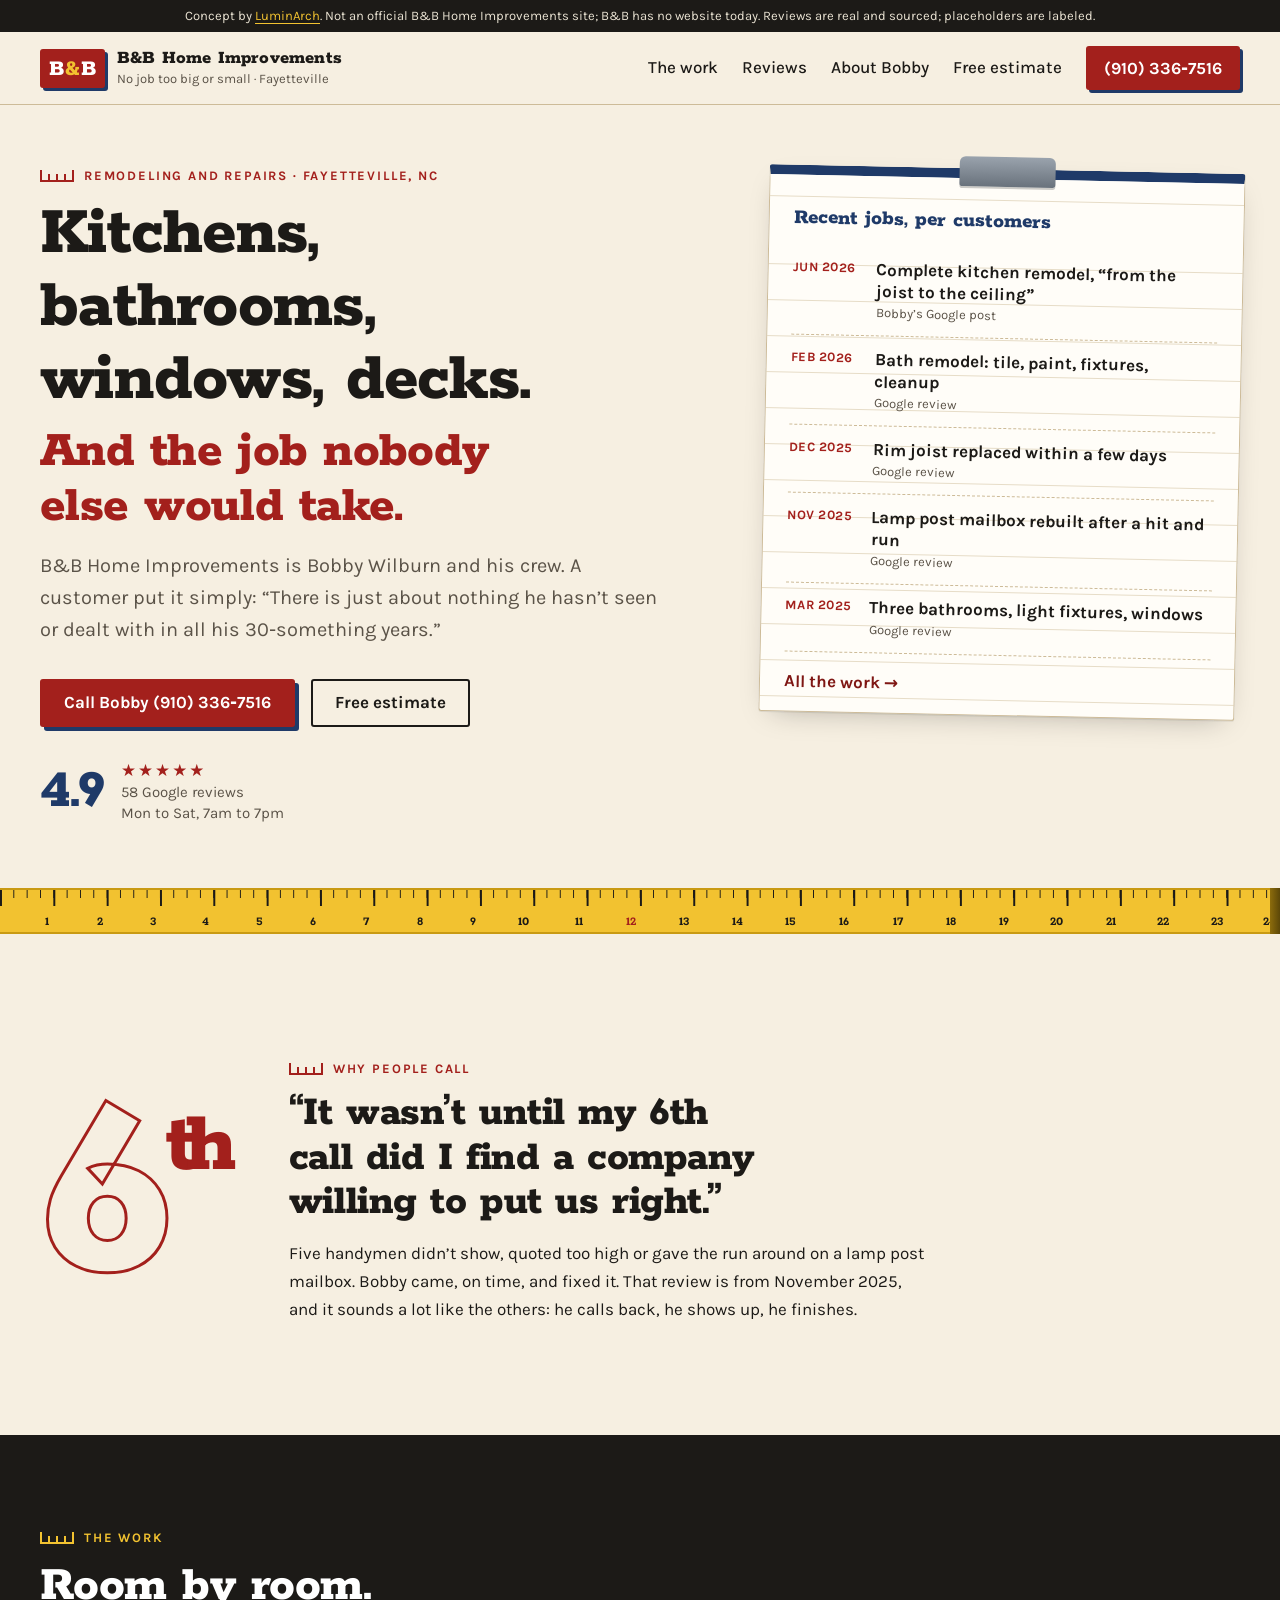
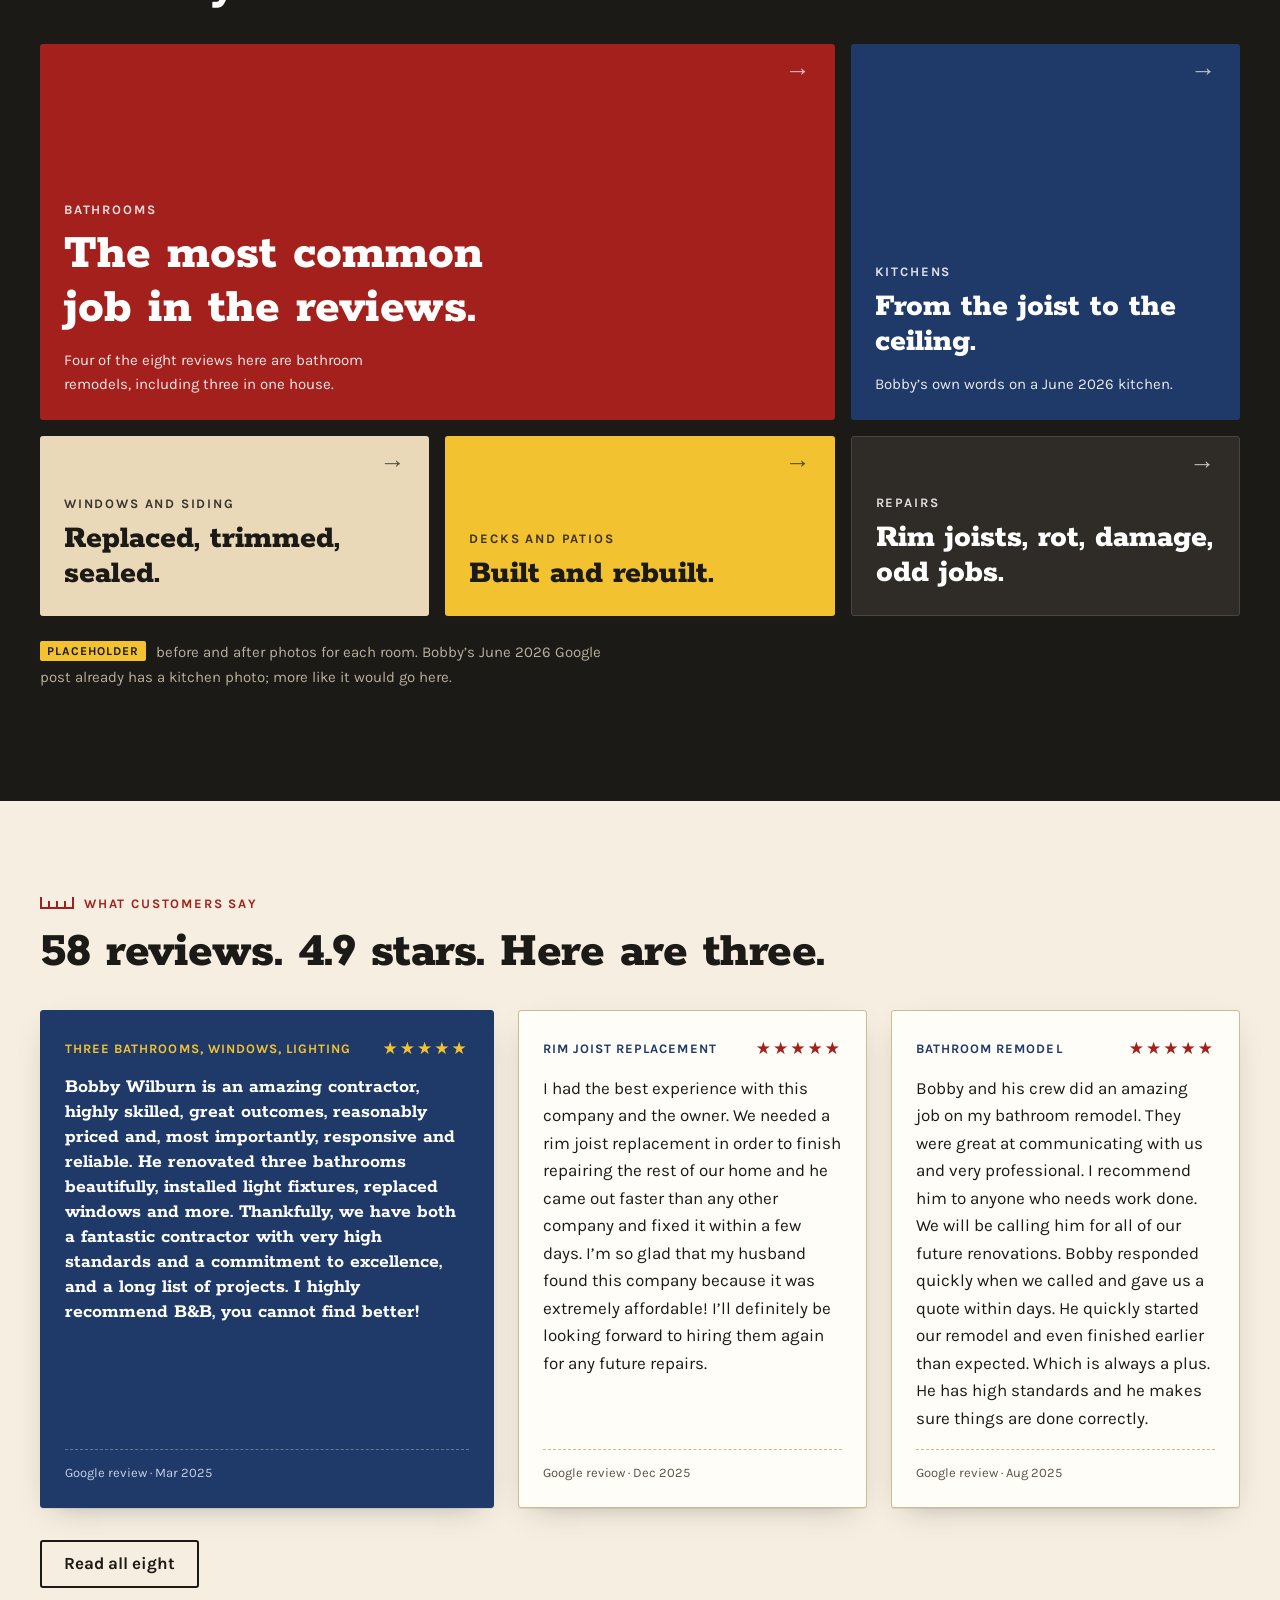
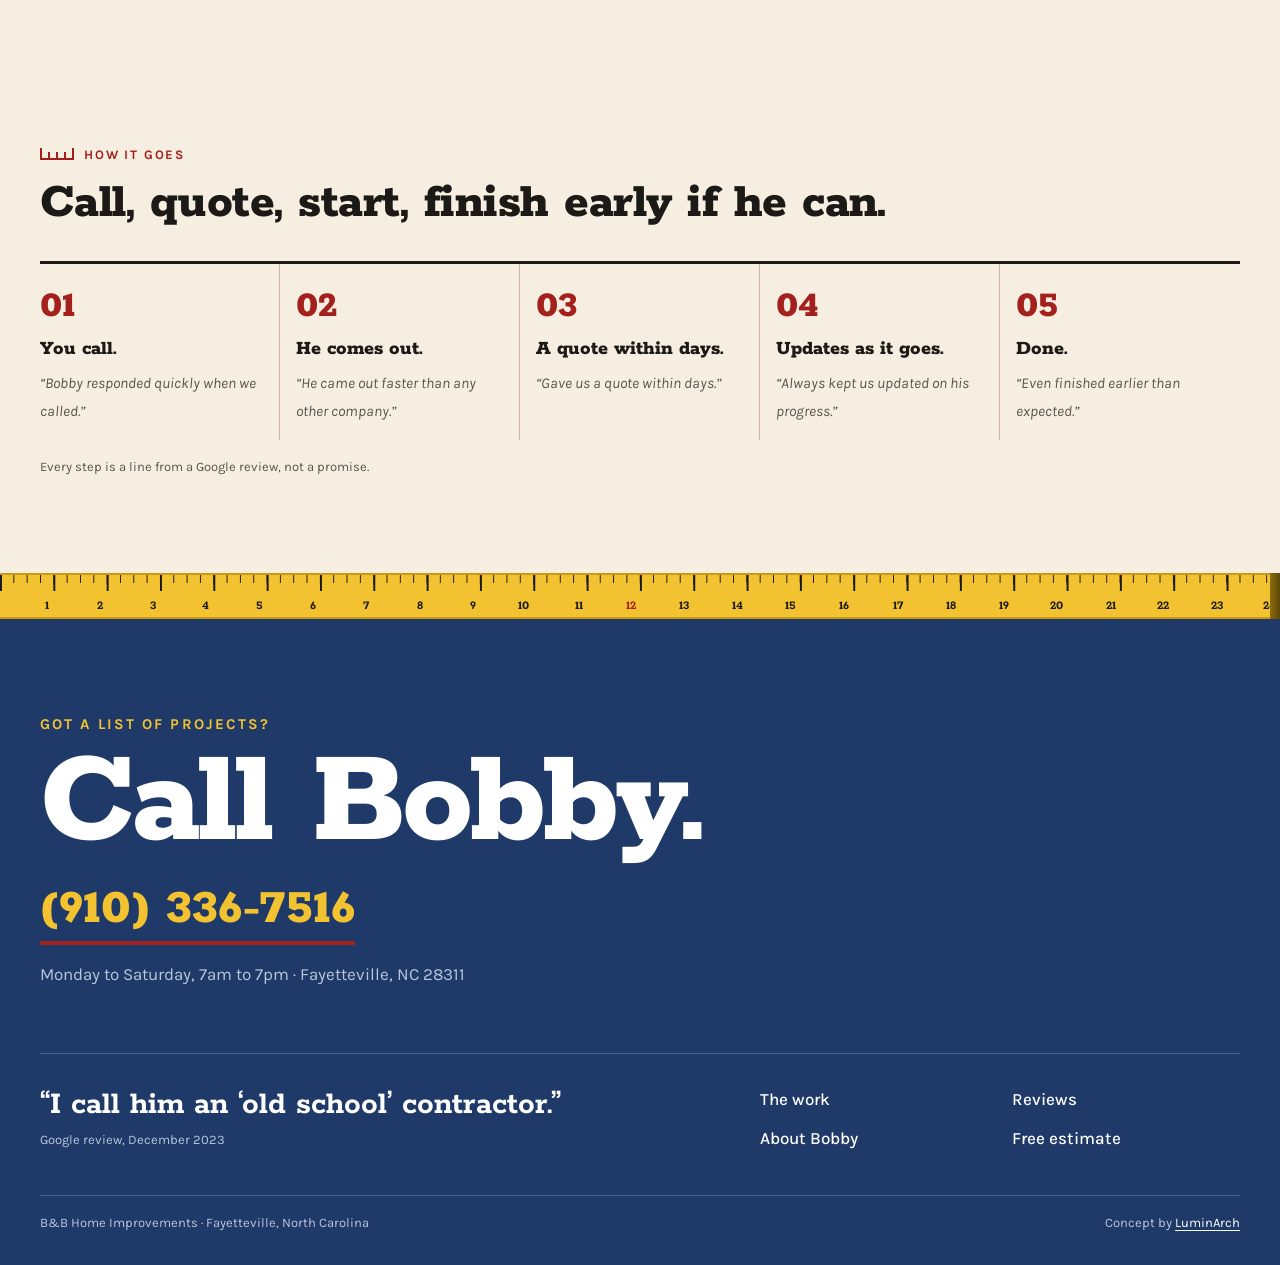
<file: index.html>
<!doctype html><html lang="en" class="no-js"><head><meta charset="utf-8"><meta name="viewport" content="width=device-width,initial-scale=1">
<title>B&B Home Improvements | Remodeling Contractor, Fayetteville</title><meta name="description" content="Bobby Wilburn and the B&B Home Improvements crew remodel kitchens and bathrooms and replace windows and decks in Fayetteville. 4.9 on Google. Call today."><link rel="canonical" href="https://bb-home-improvements-demo.vercel.app/">
<meta property="og:type" content="website"><meta property="og:site_name" content="B&amp;B Home Improvements (concept)"><meta property="og:title" content="B&B Home Improvements | Remodeling Contractor, Fayetteville"><meta property="og:description" content="Bobby Wilburn and the B&B Home Improvements crew remodel kitchens and bathrooms and replace windows and decks in Fayetteville. 4.9 on Google. Call today."><meta property="og:url" content="https://bb-home-improvements-demo.vercel.app/"><meta property="og:image" content="https://bb-home-improvements-demo.vercel.app/og.png">
<meta name="twitter:card" content="summary_large_image"><meta name="twitter:title" content="B&B Home Improvements | Remodeling Contractor, Fayetteville"><meta name="twitter:description" content="Bobby Wilburn and the B&B Home Improvements crew remodel kitchens and bathrooms and replace windows and decks in Fayetteville. 4.9 on Google. Call today."><meta name="twitter:image" content="https://bb-home-improvements-demo.vercel.app/og.png">
<meta name="robots" content="noindex, nofollow"><!-- concept demo, not for indexing -->
<meta name="theme-color" content="#f2e6cf">
<link rel="preconnect" href="https://fonts.googleapis.com"><link rel="preconnect" href="https://fonts.gstatic.com" crossorigin>
<link rel="preload" as="style" href="https://fonts.googleapis.com/css2?family=Karla:ital,wght@0,400;0,500;0,700;1,400&family=Rokkitt:wght@500;700;800&display=swap"><link rel="stylesheet" href="https://fonts.googleapis.com/css2?family=Karla:ital,wght@0,400;0,500;0,700;1,400&family=Rokkitt:wght@500;700;800&display=swap" media="print" onload="this.media='all'"><noscript><link rel="stylesheet" href="https://fonts.googleapis.com/css2?family=Karla:ital,wght@0,400;0,500;0,700;1,400&family=Rokkitt:wght@500;700;800&display=swap"></noscript>
<link rel="stylesheet" href="css/design-system.css"><link rel="stylesheet" href="css/components.css"><link rel="stylesheet" href="css/pages.css">
<link rel="icon" href="data:image/svg+xml,%3Csvg xmlns='http://www.w3.org/2000/svg' viewBox='0 0 32 32'%3E%3Crect width='32' height='32' rx='4' fill='%23a3201c'/%3E%3Ctext x='16' y='22' font-family='Georgia' font-weight='700' font-size='13' fill='%23fff' text-anchor='middle'%3EB%26amp;B%3C/text%3E%3C/svg%3E">
<script>document.documentElement.classList.replace('no-js','js-ready')</script><script type="application/ld+json">[{"@context": "https://schema.org", "@type": "GeneralContractor", "name": "B&B Home Improvements", "url": "https://bb-home-improvements-demo.vercel.app/", "telephone": "+1-910-336-7516", "founder": {"@type": "Person", "name": "Bobby Wilburn"}, "address": {"@type": "PostalAddress", "addressLocality": "Fayetteville", "addressRegion": "NC", "postalCode": "28311", "addressCountry": "US"}, "geo": {"@type": "GeoCoordinates", "latitude": 35.151489, "longitude": -78.864491}, "openingHours": "Mo-Sa 07:00-19:00", "areaServed": "Fayetteville, NC", "aggregateRating": {"@type": "AggregateRating", "ratingValue": "4.9", "reviewCount": "58"}}, {"@context": "https://schema.org", "@type": "BreadcrumbList", "itemListElement": [{"@type": "ListItem", "position": 1, "name": "Home", "item": "https://bb-home-improvements-demo.vercel.app/"}]}]</script></head><body>
<a class="skip" href="#main">Skip to content</a>
<div class="demo-bar">Concept by <a href="https://luminarch.pro">LuminArch</a>. Not an official B&amp;B Home Improvements site; B&amp;B has no website today. Reviews are real and sourced; placeholders are labeled.</div>
<header class="top"><div class="wrap nav"><a class="mark" href="index.html"><span class="mk-b" aria-hidden="true">B<i>&amp;</i>B</span><span><b>B&amp;B Home Improvements</b><small>No job too big or small &middot; Fayetteville</small></span></a>
<button class="menu-btn" aria-expanded="false" aria-controls="menu">Menu</button><ul id="menu"><li><a href="services.html">The work</a></li><li><a href="reviews.html">Reviews</a></li><li><a href="about.html">About Bobby</a></li><li><a href="contact.html">Free estimate</a></li></ul><a class="btn btn--red btn--call" href="tel:+19103367516"><span class="cl-full">(910) 336&#8209;7516</span><span class="cl-short">Call Bobby</span></a></div></header><main id="main">
<section class="hero"><div class="wrap hero-grid">
 <div class="hero-copy"><p class="kicker "><span class="tick" aria-hidden="true"></span>Remodeling and repairs &middot; Fayetteville, NC</p>
  <h1>Kitchens, bathrooms, windows, decks. <em>And the job nobody else would take.</em></h1>
  <p class="lede">B&amp;B Home Improvements is Bobby Wilburn and his crew. A customer put it simply: &ldquo;There is just about nothing he hasn&rsquo;t seen or dealt with in all his 30&#8209;something years.&rdquo;</p>
  <div class="cta"><a class="btn btn--red" href="tel:+19103367516">Call Bobby (910) 336&#8209;7516</a><a class="btn btn--line" href="contact.html">Free estimate</a></div>
  <div class="score"><span class="score-n" data-count="4.9" data-dec="1">4.9</span><span class="score-t"><span class="stars" aria-hidden="true">&#9733;&#9733;&#9733;&#9733;&#9733;</span>58 Google reviews<br>Mon to Sat, 7am to 7pm</span></div>
 </div>
 <aside class="clip" aria-labelledby="clip-h"><p id="clip-h" class="clip-h">Recent jobs, per customers</p>
  <ol class="clip-list"><li><time>Jun 2026</time><b>Complete kitchen remodel, &ldquo;from the joist to the ceiling&rdquo;</b><span>Bobby&rsquo;s Google post</span></li><li><time>Feb 2026</time><b>Bath remodel: tile, paint, fixtures, cleanup</b><span>Google review</span></li><li><time>Dec 2025</time><b>Rim joist replaced within a few days</b><span>Google review</span></li><li><time>Nov 2025</time><b>Lamp post mailbox rebuilt after a hit and run</b><span>Google review</span></li><li><time>Mar 2025</time><b>Three bathrooms, light fixtures, windows</b><span>Google review</span></li></ol>
  <a class="clip-more" href="services.html">All the work &rarr;</a>
 </aside>
</div><div class="tape tape--hero" aria-hidden="true"><div class="blade"><span class="in"><b>1</b></span><span class="in"><b>2</b></span><span class="in"><b>3</b></span><span class="in"><b>4</b></span><span class="in"><b>5</b></span><span class="in"><b>6</b></span><span class="in"><b>7</b></span><span class="in"><b>8</b></span><span class="in"><b>9</b></span><span class="in"><b>10</b></span><span class="in"><b>11</b></span><span class="in"><b>12</b></span><span class="in"><b>13</b></span><span class="in"><b>14</b></span><span class="in"><b>15</b></span><span class="in"><b>16</b></span><span class="in"><b>17</b></span><span class="in"><b>18</b></span><span class="in"><b>19</b></span><span class="in"><b>20</b></span><span class="in"><b>21</b></span><span class="in"><b>22</b></span><span class="in"><b>23</b></span><span class="in"><b>24</b></span></div></div></section>

<section class="sixth wrap" aria-labelledby="sx-h">
 <div class="sx-num rv" aria-hidden="true">6<sup>th</sup></div>
 <div class="sx-copy rv"><p class="kicker "><span class="tick" aria-hidden="true"></span>Why people call</p><h2 id="sx-h">&ldquo;It wasn&rsquo;t until my 6th call did I find a company willing to put us right.&rdquo;</h2>
 <p>Five handymen didn&rsquo;t show, quoted too high or gave the run around on a lamp post mailbox. Bobby came, on time, and fixed it. That review is from November 2025, and it sounds a lot like the others: he calls back, he shows up, he finishes.</p></div>
</section>

<section class="rooms" aria-labelledby="rm-h"><div class="wrap">
 <div class="rooms-head rv"><p class="kicker "><span class="tick" aria-hidden="true"></span>The work</p><h2 id="rm-h">Room by room.</h2></div>
 <div class="rooms-grid">
  <a class="room room--bath rv" href="services.html#baths"><span class="room-k">Bathrooms</span><b>The most common job in the reviews.</b><span class="room-s">Four of the eight reviews here are bathroom remodels, including three in one house.</span></a>
  <a class="room room--kitchen rv" href="services.html#kitchens"><span class="room-k">Kitchens</span><b>From the joist to the ceiling.</b><span class="room-s">Bobby&rsquo;s own words on a June 2026 kitchen.</span></a>
  <a class="room room--windows rv" href="services.html#windows"><span class="room-k">Windows and siding</span><b>Replaced, trimmed, sealed.</b></a>
  <a class="room room--decks rv" href="services.html#decks"><span class="room-k">Decks and patios</span><b>Built and rebuilt.</b></a>
  <a class="room room--fix rv" href="services.html#repairs"><span class="room-k">Repairs</span><b>Rim joists, rot, damage, odd jobs.</b></a>
 </div>
 <p class="note rv"><span class="ph">Placeholder</span> before and after photos for each room. Bobby&rsquo;s June 2026 Google post already has a kitchen photo; more like it would go here.</p>
</div></section>

<section class="voices wrap" aria-labelledby="vo-h">
 <div class="voices-head rv"><p class="kicker "><span class="tick" aria-hidden="true"></span>What customers say</p><h2 id="vo-h">58 reviews. 4.9 stars. Here are three.</h2></div>
 <div class="voices-grid"><figure class="rcard rv rcard--lead"><div class="rc-top"><span class="rc-job">Three bathrooms, windows, lighting</span><span class="stars" aria-label="5 out of 5">&#9733;&#9733;&#9733;&#9733;&#9733;</span></div><blockquote><p>Bobby Wilburn is an amazing contractor, highly skilled, great outcomes, reasonably priced and, most importantly, responsive and reliable. He renovated three bathrooms beautifully, installed light fixtures, replaced windows and more. Thankfully, we have both a fantastic contractor with very high standards and a commitment to excellence, and a long list of projects. I highly recommend B&amp;B, you cannot find better!</p></blockquote><figcaption>Google review &middot; <time datetime="2025-03-14">Mar 2025</time></figcaption></figure><figure class="rcard rv "><div class="rc-top"><span class="rc-job">Rim joist replacement</span><span class="stars" aria-label="5 out of 5">&#9733;&#9733;&#9733;&#9733;&#9733;</span></div><blockquote><p>I had the best experience with this company and the owner. We needed a rim joist replacement in order to finish repairing the rest of our home and he came out faster than any other company and fixed it within a few days. I&rsquo;m so glad that my husband found this company because it was extremely affordable! I&rsquo;ll definitely be looking forward to hiring them again for any future repairs.</p></blockquote><figcaption>Google review &middot; <time datetime="2025-12-24">Dec 2025</time></figcaption></figure><figure class="rcard rv "><div class="rc-top"><span class="rc-job">Bathroom remodel</span><span class="stars" aria-label="5 out of 5">&#9733;&#9733;&#9733;&#9733;&#9733;</span></div><blockquote><p>Bobby and his crew did an amazing job on my bathroom remodel. They were great at communicating with us and very professional. I recommend him to anyone who needs work done. We will be calling him for all of our future renovations. Bobby responded quickly when we called and gave us a quote within days. He quickly started our remodel and even finished earlier than expected. Which is always a plus. He has high standards and he makes sure things are done correctly.</p></blockquote><figcaption>Google review &middot; <time datetime="2025-08-22">Aug 2025</time></figcaption></figure></div>
 <a class="btn btn--line rv" href="reviews.html">Read all eight</a>
</section>

<section class="ledger wrap rv" aria-labelledby="lg-h">
 <p class="kicker "><span class="tick" aria-hidden="true"></span>How it goes</p><h2 id="lg-h">Call, quote, start, finish early if he can.</h2>
 <ol class="ledger-list">
  <li><b>You call.</b><span>&ldquo;Bobby responded quickly when we called.&rdquo;</span></li>
  <li><b>He comes out.</b><span>&ldquo;He came out faster than any other company.&rdquo;</span></li>
  <li><b>A quote within days.</b><span>&ldquo;Gave us a quote within days.&rdquo;</span></li>
  <li><b>Updates as it goes.</b><span>&ldquo;Always kept us updated on his progress.&rdquo;</span></li>
  <li><b>Done.</b><span>&ldquo;Even finished earlier than expected.&rdquo;</span></li>
 </ol>
 <p class="fine">Every step is a line from a Google review, not a promise.</p>
</section>
</main><footer class="site-foot"><div class="tape tape--foot" aria-hidden="true"><div class="blade"><span class="in"><b>1</b></span><span class="in"><b>2</b></span><span class="in"><b>3</b></span><span class="in"><b>4</b></span><span class="in"><b>5</b></span><span class="in"><b>6</b></span><span class="in"><b>7</b></span><span class="in"><b>8</b></span><span class="in"><b>9</b></span><span class="in"><b>10</b></span><span class="in"><b>11</b></span><span class="in"><b>12</b></span><span class="in"><b>13</b></span><span class="in"><b>14</b></span><span class="in"><b>15</b></span><span class="in"><b>16</b></span><span class="in"><b>17</b></span><span class="in"><b>18</b></span><span class="in"><b>19</b></span><span class="in"><b>20</b></span><span class="in"><b>21</b></span><span class="in"><b>22</b></span><span class="in"><b>23</b></span><span class="in"><b>24</b></span></div></div><div class="wrap">
<div class="sign">
 <p class="sign-k">Got a list of projects?</p>
 <p class="sign-h">Call Bobby.</p>
 <a class="sign-num" href="tel:+19103367516">(910) 336&#8209;7516</a>
 <p class="sign-sub">Monday to Saturday, 7am to 7pm &middot; Fayetteville, NC 28311</p>
</div>
<div class="foot-grid">
 <p class="foot-quote">&ldquo;I call him an &lsquo;old school&rsquo; contractor.&rdquo;<span>Google review, December 2023</span></p>
 <nav aria-label="Footer"><a href="services.html">The work</a><a href="reviews.html">Reviews</a><a href="about.html">About Bobby</a><a href="contact.html">Free estimate</a></nav>
</div>
<div class="foot-row"><span>B&amp;B Home Improvements &middot; Fayetteville, North Carolina</span><span>Concept by <a href="https://luminarch.pro">LuminArch</a></span></div></div></footer>
<script src="js/main.js"></script></body></html>
</file>
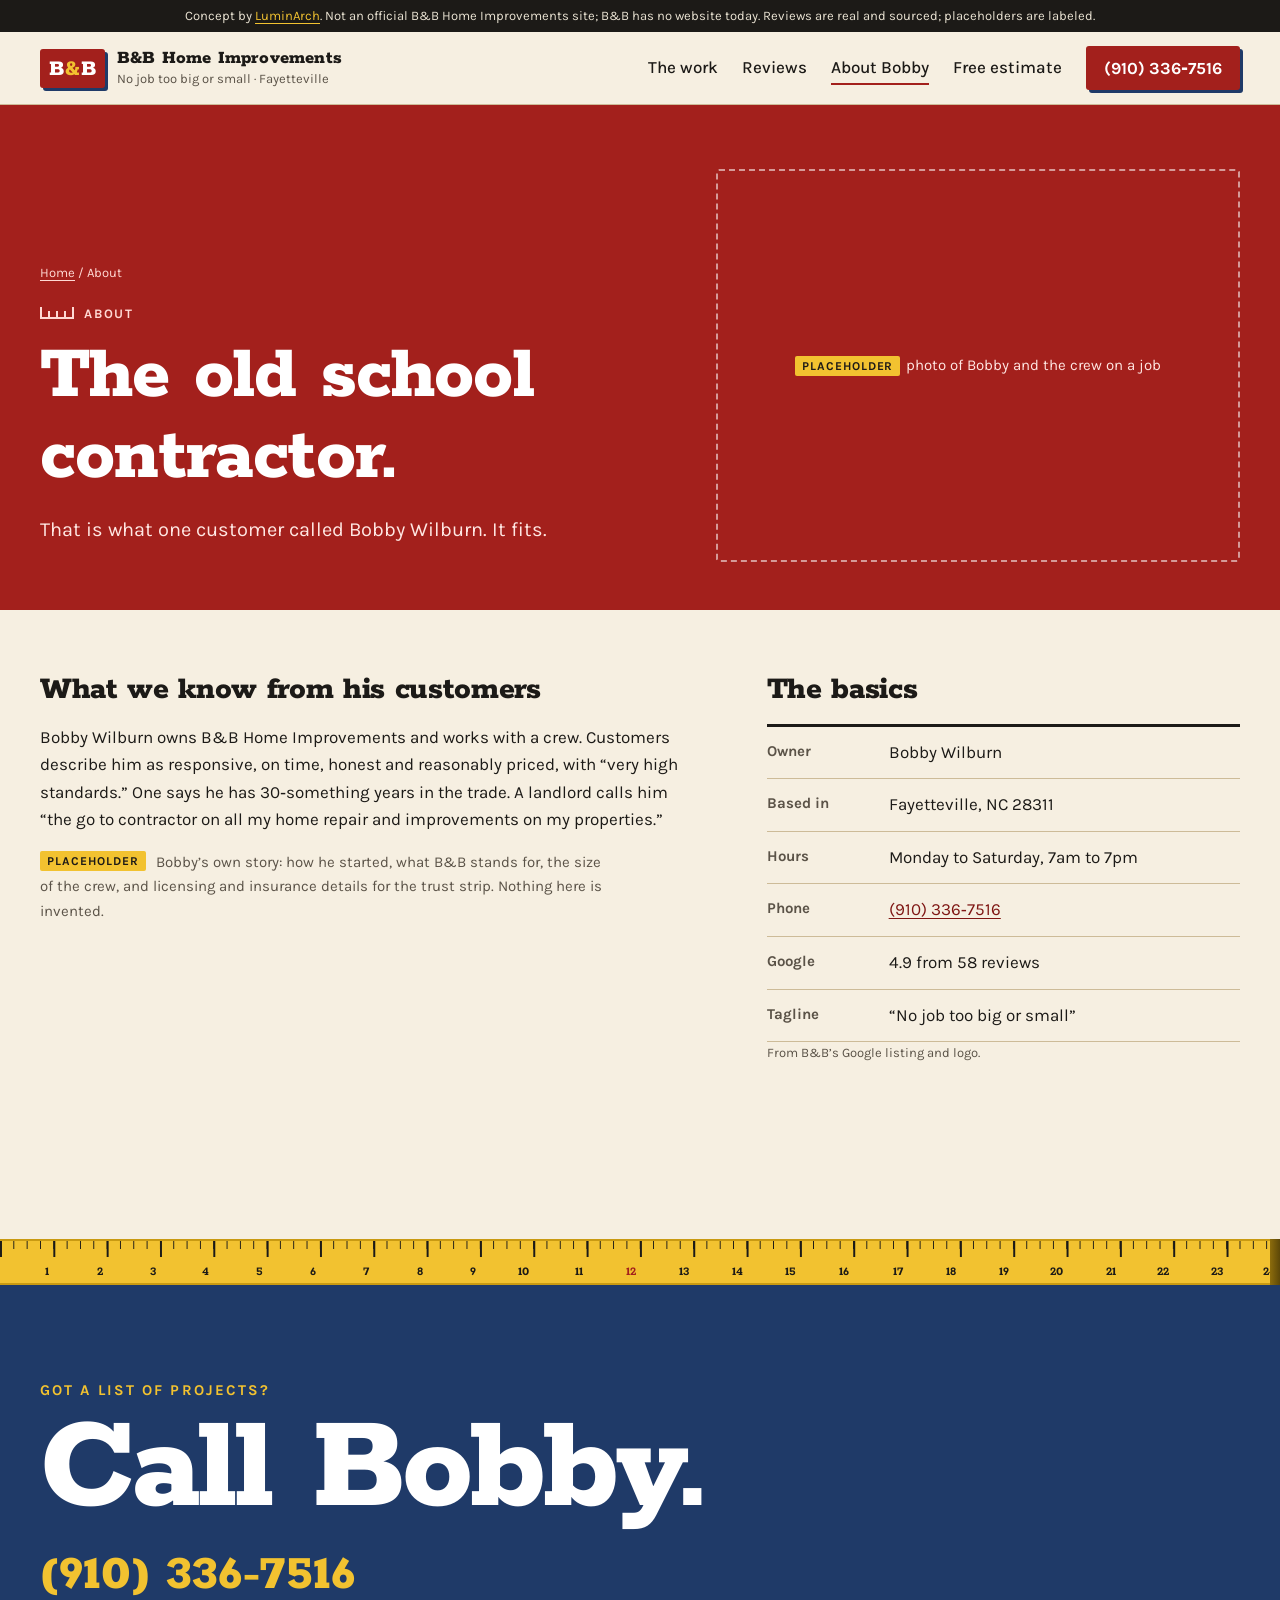
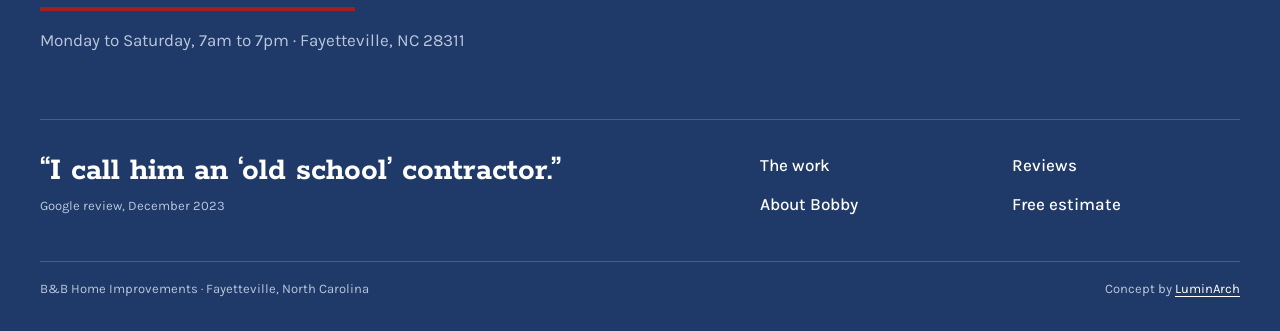
<file: about.html>
<!doctype html><html lang="en" class="no-js"><head><meta charset="utf-8"><meta name="viewport" content="width=device-width,initial-scale=1">
<title>About Bobby Wilburn | B&B Home Improvements, Fayetteville NC</title><meta name="description" content="Bobby Wilburn runs B&B Home Improvements in Fayetteville: a hands on, old school contractor with 30 something years in the trade and a crew. Call today."><link rel="canonical" href="https://bb-home-improvements-demo.vercel.app/about.html">
<meta property="og:type" content="website"><meta property="og:site_name" content="B&amp;B Home Improvements (concept)"><meta property="og:title" content="About Bobby Wilburn | B&B Home Improvements, Fayetteville NC"><meta property="og:description" content="Bobby Wilburn runs B&B Home Improvements in Fayetteville: a hands on, old school contractor with 30 something years in the trade and a crew. Call today."><meta property="og:url" content="https://bb-home-improvements-demo.vercel.app/about.html"><meta property="og:image" content="https://bb-home-improvements-demo.vercel.app/og.png">
<meta name="twitter:card" content="summary_large_image"><meta name="twitter:title" content="About Bobby Wilburn | B&B Home Improvements, Fayetteville NC"><meta name="twitter:description" content="Bobby Wilburn runs B&B Home Improvements in Fayetteville: a hands on, old school contractor with 30 something years in the trade and a crew. Call today."><meta name="twitter:image" content="https://bb-home-improvements-demo.vercel.app/og.png">
<meta name="robots" content="noindex, nofollow"><!-- concept demo, not for indexing -->
<meta name="theme-color" content="#f2e6cf">
<link rel="preconnect" href="https://fonts.googleapis.com"><link rel="preconnect" href="https://fonts.gstatic.com" crossorigin>
<link rel="preload" as="style" href="https://fonts.googleapis.com/css2?family=Karla:ital,wght@0,400;0,500;0,700;1,400&family=Rokkitt:wght@500;700;800&display=swap"><link rel="stylesheet" href="https://fonts.googleapis.com/css2?family=Karla:ital,wght@0,400;0,500;0,700;1,400&family=Rokkitt:wght@500;700;800&display=swap" media="print" onload="this.media='all'"><noscript><link rel="stylesheet" href="https://fonts.googleapis.com/css2?family=Karla:ital,wght@0,400;0,500;0,700;1,400&family=Rokkitt:wght@500;700;800&display=swap"></noscript>
<link rel="stylesheet" href="css/design-system.css"><link rel="stylesheet" href="css/components.css"><link rel="stylesheet" href="css/pages.css">
<link rel="icon" href="data:image/svg+xml,%3Csvg xmlns='http://www.w3.org/2000/svg' viewBox='0 0 32 32'%3E%3Crect width='32' height='32' rx='4' fill='%23a3201c'/%3E%3Ctext x='16' y='22' font-family='Georgia' font-weight='700' font-size='13' fill='%23fff' text-anchor='middle'%3EB%26amp;B%3C/text%3E%3C/svg%3E">
<script>document.documentElement.classList.replace('no-js','js-ready')</script><script type="application/ld+json">[{"@context": "https://schema.org", "@type": "GeneralContractor", "name": "B&B Home Improvements", "url": "https://bb-home-improvements-demo.vercel.app/", "telephone": "+1-910-336-7516", "founder": {"@type": "Person", "name": "Bobby Wilburn"}, "address": {"@type": "PostalAddress", "addressLocality": "Fayetteville", "addressRegion": "NC", "postalCode": "28311", "addressCountry": "US"}, "geo": {"@type": "GeoCoordinates", "latitude": 35.151489, "longitude": -78.864491}, "openingHours": "Mo-Sa 07:00-19:00", "areaServed": "Fayetteville, NC", "aggregateRating": {"@type": "AggregateRating", "ratingValue": "4.9", "reviewCount": "58"}}, {"@context": "https://schema.org", "@type": "BreadcrumbList", "itemListElement": [{"@type": "ListItem", "position": 1, "name": "Home", "item": "https://bb-home-improvements-demo.vercel.app/"}, {"@type": "ListItem", "position": 2, "name": "About", "item": "https://bb-home-improvements-demo.vercel.app/about.html"}]}]</script></head><body>
<a class="skip" href="#main">Skip to content</a>
<div class="demo-bar">Concept by <a href="https://luminarch.pro">LuminArch</a>. Not an official B&amp;B Home Improvements site; B&amp;B has no website today. Reviews are real and sourced; placeholders are labeled.</div>
<header class="top"><div class="wrap nav"><a class="mark" href="index.html"><span class="mk-b" aria-hidden="true">B<i>&amp;</i>B</span><span><b>B&amp;B Home Improvements</b><small>No job too big or small &middot; Fayetteville</small></span></a>
<button class="menu-btn" aria-expanded="false" aria-controls="menu">Menu</button><ul id="menu"><li><a href="services.html">The work</a></li><li><a href="reviews.html">Reviews</a></li><li><a href="about.html" aria-current="page">About Bobby</a></li><li><a href="contact.html">Free estimate</a></li></ul><a class="btn btn--red btn--call" href="tel:+19103367516"><span class="cl-full">(910) 336&#8209;7516</span><span class="cl-short">Call Bobby</span></a></div></header><main id="main">
<section class="page-head page-head--red"><div class="wrap ab-head"><div><p class="crumbs"><a href="index.html">Home</a> / About</p><p class="kicker "><span class="tick" aria-hidden="true"></span>About</p><h1>The old school contractor.</h1>
<p class="lede">That is what one customer called Bobby Wilburn. It fits.</p></div>
<div class="ab-ph"><span class="ph">Placeholder</span> photo of Bobby and the crew on a job</div></div></section>
<div class="wrap ab">
 <section class="ab-copy rv"><h2>What we know from his customers</h2>
  <p>Bobby Wilburn owns B&amp;B Home Improvements and works with a crew. Customers describe him as responsive, on time, honest and reasonably priced, with &ldquo;very high standards.&rdquo; One says he has 30&#8209;something years in the trade. A landlord calls him &ldquo;the go to contractor on all my home repair and improvements on my properties.&rdquo;</p>
  <p class="note"><span class="ph">Placeholder</span> Bobby&rsquo;s own story: how he started, what B&amp;B stands for, the size of the crew, and licensing and insurance details for the trust strip. Nothing here is invented.</p></section>
 <section class="ab-facts rv"><h2>The basics</h2><dl>
  <div><dt>Owner</dt><dd>Bobby Wilburn</dd></div>
  <div><dt>Based in</dt><dd>Fayetteville, NC 28311</dd></div>
  <div><dt>Hours</dt><dd>Monday to Saturday, 7am to 7pm</dd></div>
  <div><dt>Phone</dt><dd><a href="tel:+19103367516">(910) 336&#8209;7516</a></dd></div>
  <div><dt>Google</dt><dd>4.9 from 58 reviews</dd></div>
  <div><dt>Tagline</dt><dd>&ldquo;No job too big or small&rdquo;</dd></div>
 </dl><p class="fine">From B&amp;B&rsquo;s Google listing and logo.</p></section>
</div>
</main><footer class="site-foot"><div class="tape tape--foot" aria-hidden="true"><div class="blade"><span class="in"><b>1</b></span><span class="in"><b>2</b></span><span class="in"><b>3</b></span><span class="in"><b>4</b></span><span class="in"><b>5</b></span><span class="in"><b>6</b></span><span class="in"><b>7</b></span><span class="in"><b>8</b></span><span class="in"><b>9</b></span><span class="in"><b>10</b></span><span class="in"><b>11</b></span><span class="in"><b>12</b></span><span class="in"><b>13</b></span><span class="in"><b>14</b></span><span class="in"><b>15</b></span><span class="in"><b>16</b></span><span class="in"><b>17</b></span><span class="in"><b>18</b></span><span class="in"><b>19</b></span><span class="in"><b>20</b></span><span class="in"><b>21</b></span><span class="in"><b>22</b></span><span class="in"><b>23</b></span><span class="in"><b>24</b></span></div></div><div class="wrap">
<div class="sign">
 <p class="sign-k">Got a list of projects?</p>
 <p class="sign-h">Call Bobby.</p>
 <a class="sign-num" href="tel:+19103367516">(910) 336&#8209;7516</a>
 <p class="sign-sub">Monday to Saturday, 7am to 7pm &middot; Fayetteville, NC 28311</p>
</div>
<div class="foot-grid">
 <p class="foot-quote">&ldquo;I call him an &lsquo;old school&rsquo; contractor.&rdquo;<span>Google review, December 2023</span></p>
 <nav aria-label="Footer"><a href="services.html">The work</a><a href="reviews.html">Reviews</a><a href="about.html">About Bobby</a><a href="contact.html">Free estimate</a></nav>
</div>
<div class="foot-row"><span>B&amp;B Home Improvements &middot; Fayetteville, North Carolina</span><span>Concept by <a href="https://luminarch.pro">LuminArch</a></span></div></div></footer>
<script src="js/main.js"></script></body></html>
</file>
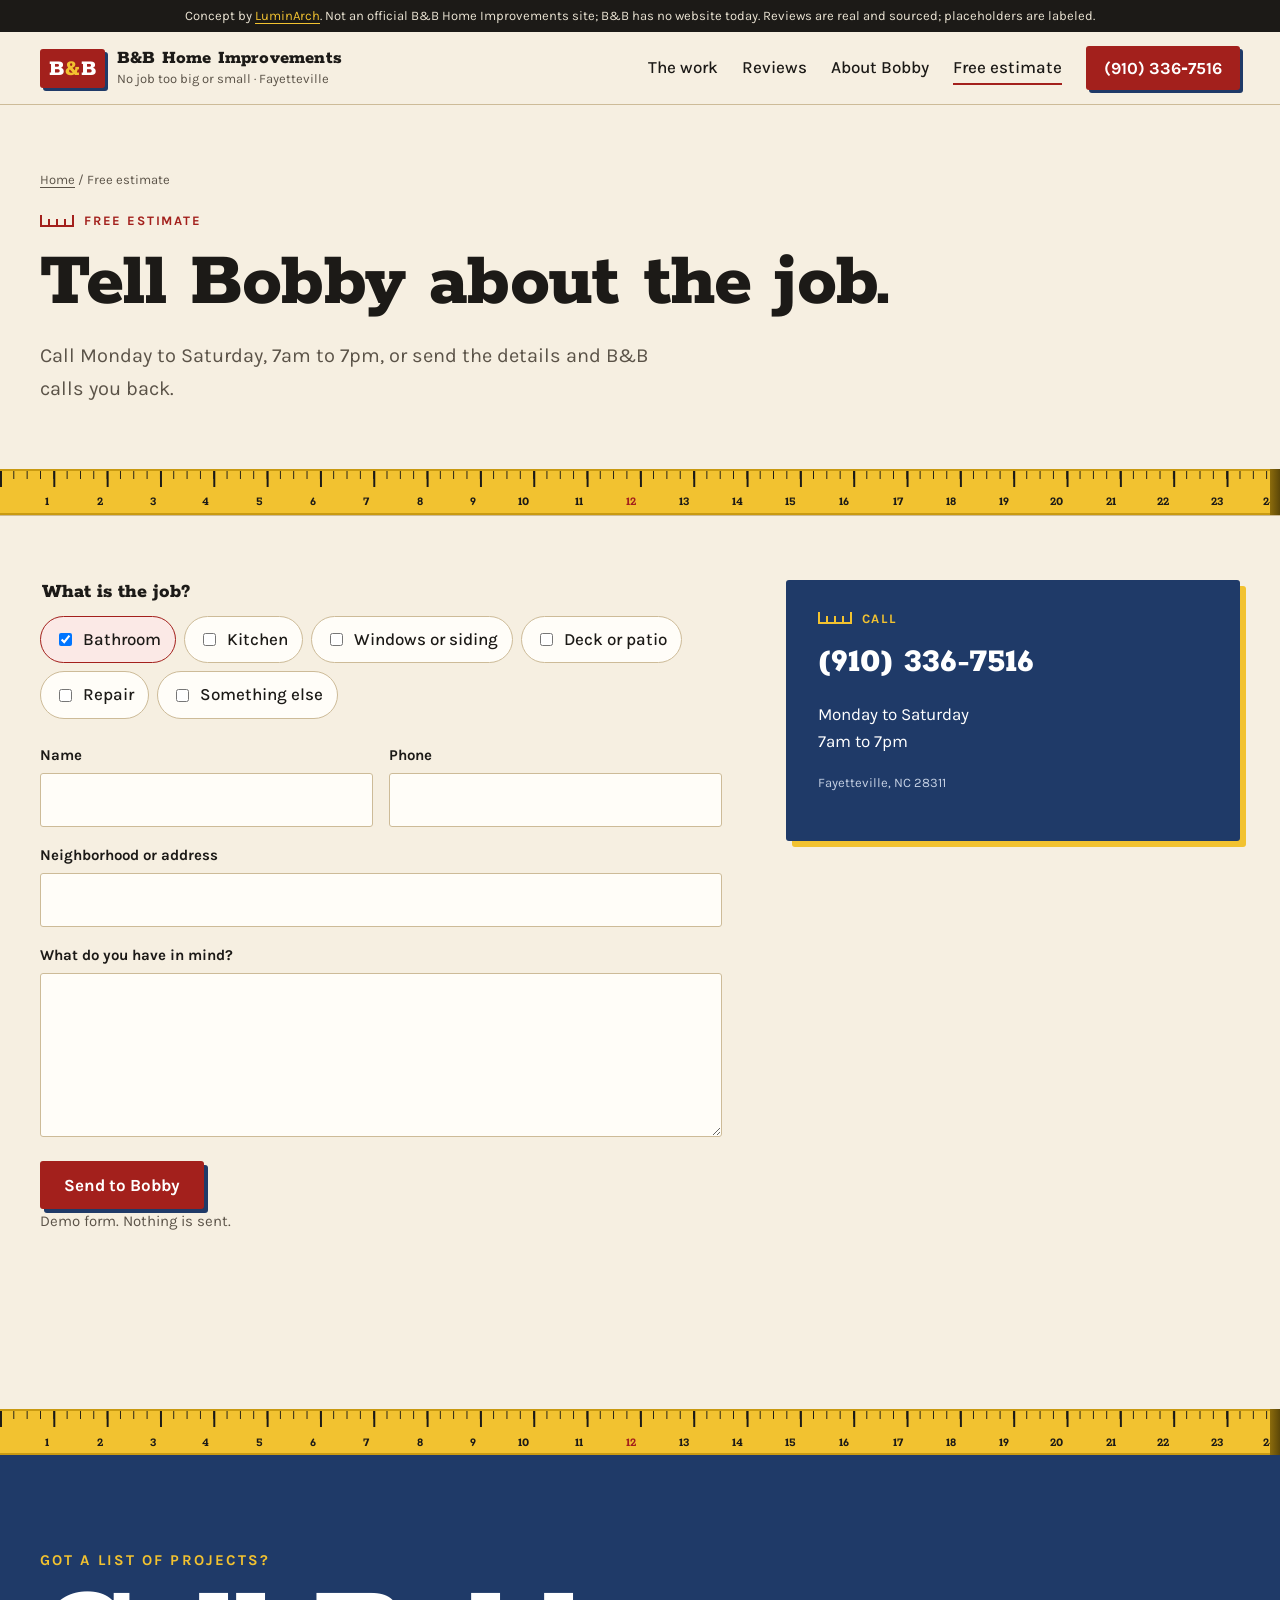
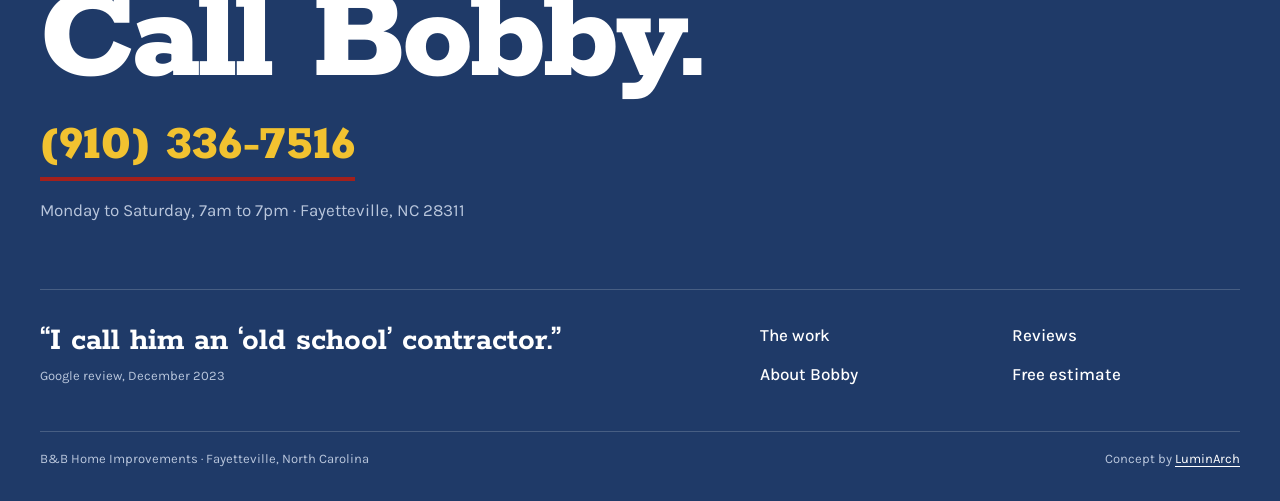
<file: contact.html>
<!doctype html><html lang="en" class="no-js"><head><meta charset="utf-8"><meta name="viewport" content="width=device-width,initial-scale=1">
<title>Free Remodeling Estimate | B&B Home Improvements, NC</title><meta name="description" content="Ask Bobby Wilburn for a free estimate on a bathroom, kitchen, windows, deck or repair in Fayetteville NC. Call (910) 336-7516, Monday to Saturday 7 to 7."><link rel="canonical" href="https://bb-home-improvements-demo.vercel.app/contact.html">
<meta property="og:type" content="website"><meta property="og:site_name" content="B&amp;B Home Improvements (concept)"><meta property="og:title" content="Free Remodeling Estimate | B&B Home Improvements, NC"><meta property="og:description" content="Ask Bobby Wilburn for a free estimate on a bathroom, kitchen, windows, deck or repair in Fayetteville NC. Call (910) 336-7516, Monday to Saturday 7 to 7."><meta property="og:url" content="https://bb-home-improvements-demo.vercel.app/contact.html"><meta property="og:image" content="https://bb-home-improvements-demo.vercel.app/og.png">
<meta name="twitter:card" content="summary_large_image"><meta name="twitter:title" content="Free Remodeling Estimate | B&B Home Improvements, NC"><meta name="twitter:description" content="Ask Bobby Wilburn for a free estimate on a bathroom, kitchen, windows, deck or repair in Fayetteville NC. Call (910) 336-7516, Monday to Saturday 7 to 7."><meta name="twitter:image" content="https://bb-home-improvements-demo.vercel.app/og.png">
<meta name="robots" content="noindex, nofollow"><!-- concept demo, not for indexing -->
<meta name="theme-color" content="#f2e6cf">
<link rel="preconnect" href="https://fonts.googleapis.com"><link rel="preconnect" href="https://fonts.gstatic.com" crossorigin>
<link rel="preload" as="style" href="https://fonts.googleapis.com/css2?family=Karla:ital,wght@0,400;0,500;0,700;1,400&family=Rokkitt:wght@500;700;800&display=swap"><link rel="stylesheet" href="https://fonts.googleapis.com/css2?family=Karla:ital,wght@0,400;0,500;0,700;1,400&family=Rokkitt:wght@500;700;800&display=swap" media="print" onload="this.media='all'"><noscript><link rel="stylesheet" href="https://fonts.googleapis.com/css2?family=Karla:ital,wght@0,400;0,500;0,700;1,400&family=Rokkitt:wght@500;700;800&display=swap"></noscript>
<link rel="stylesheet" href="css/design-system.css"><link rel="stylesheet" href="css/components.css"><link rel="stylesheet" href="css/pages.css">
<link rel="icon" href="data:image/svg+xml,%3Csvg xmlns='http://www.w3.org/2000/svg' viewBox='0 0 32 32'%3E%3Crect width='32' height='32' rx='4' fill='%23a3201c'/%3E%3Ctext x='16' y='22' font-family='Georgia' font-weight='700' font-size='13' fill='%23fff' text-anchor='middle'%3EB%26amp;B%3C/text%3E%3C/svg%3E">
<script>document.documentElement.classList.replace('no-js','js-ready')</script><script type="application/ld+json">[{"@context": "https://schema.org", "@type": "GeneralContractor", "name": "B&B Home Improvements", "url": "https://bb-home-improvements-demo.vercel.app/", "telephone": "+1-910-336-7516", "founder": {"@type": "Person", "name": "Bobby Wilburn"}, "address": {"@type": "PostalAddress", "addressLocality": "Fayetteville", "addressRegion": "NC", "postalCode": "28311", "addressCountry": "US"}, "geo": {"@type": "GeoCoordinates", "latitude": 35.151489, "longitude": -78.864491}, "openingHours": "Mo-Sa 07:00-19:00", "areaServed": "Fayetteville, NC", "aggregateRating": {"@type": "AggregateRating", "ratingValue": "4.9", "reviewCount": "58"}}, {"@context": "https://schema.org", "@type": "BreadcrumbList", "itemListElement": [{"@type": "ListItem", "position": 1, "name": "Home", "item": "https://bb-home-improvements-demo.vercel.app/"}, {"@type": "ListItem", "position": 2, "name": "Free estimate", "item": "https://bb-home-improvements-demo.vercel.app/contact.html"}]}]</script></head><body>
<a class="skip" href="#main">Skip to content</a>
<div class="demo-bar">Concept by <a href="https://luminarch.pro">LuminArch</a>. Not an official B&amp;B Home Improvements site; B&amp;B has no website today. Reviews are real and sourced; placeholders are labeled.</div>
<header class="top"><div class="wrap nav"><a class="mark" href="index.html"><span class="mk-b" aria-hidden="true">B<i>&amp;</i>B</span><span><b>B&amp;B Home Improvements</b><small>No job too big or small &middot; Fayetteville</small></span></a>
<button class="menu-btn" aria-expanded="false" aria-controls="menu">Menu</button><ul id="menu"><li><a href="services.html">The work</a></li><li><a href="reviews.html">Reviews</a></li><li><a href="about.html">About Bobby</a></li><li><a href="contact.html" aria-current="page">Free estimate</a></li></ul><a class="btn btn--red btn--call" href="tel:+19103367516"><span class="cl-full">(910) 336&#8209;7516</span><span class="cl-short">Call Bobby</span></a></div></header><main id="main">
<section class="page-head"><div class="wrap"><p class="crumbs"><a href="index.html">Home</a> / Free estimate</p><p class="kicker "><span class="tick" aria-hidden="true"></span>Free estimate</p><h1>Tell Bobby about the job.</h1>
<p class="lede">Call Monday to Saturday, 7am to 7pm, or send the details and B&amp;B calls you back.</p></div><div class="tape tape--head" aria-hidden="true"><div class="blade"><span class="in"><b>1</b></span><span class="in"><b>2</b></span><span class="in"><b>3</b></span><span class="in"><b>4</b></span><span class="in"><b>5</b></span><span class="in"><b>6</b></span><span class="in"><b>7</b></span><span class="in"><b>8</b></span><span class="in"><b>9</b></span><span class="in"><b>10</b></span><span class="in"><b>11</b></span><span class="in"><b>12</b></span><span class="in"><b>13</b></span><span class="in"><b>14</b></span><span class="in"><b>15</b></span><span class="in"><b>16</b></span><span class="in"><b>17</b></span><span class="in"><b>18</b></span><span class="in"><b>19</b></span><span class="in"><b>20</b></span><span class="in"><b>21</b></span><span class="in"><b>22</b></span><span class="in"><b>23</b></span><span class="in"><b>24</b></span></div></div></section>
<div class="wrap q-grid">
<form id="qform" class="rv" novalidate>
 <fieldset><legend>What is the job?</legend><div class="chips-in"><label><input type="checkbox" name="job" value="Bathroom" checked> Bathroom</label><label><input type="checkbox" name="job" value="Kitchen"> Kitchen</label><label><input type="checkbox" name="job" value="Windows or siding"> Windows or siding</label><label><input type="checkbox" name="job" value="Deck or patio"> Deck or patio</label><label><input type="checkbox" name="job" value="Repair"> Repair</label><label><input type="checkbox" name="job" value="Something else"> Something else</label></div></fieldset>
 <div class="two"><div class="field"><label for="q-name">Name</label><input id="q-name" name="name" autocomplete="name" required></div><div class="field"><label for="q-tel">Phone</label><input id="q-tel" name="tel" type="tel" autocomplete="tel" required></div></div>
 <div class="field"><label for="q-where">Neighborhood or address</label><input id="q-where" name="where" autocomplete="street-address"></div>
 <div class="field"><label for="q-msg">What do you have in mind?</label><textarea id="q-msg" name="msg" rows="5"></textarea></div>
 <button class="btn btn--red" type="submit">Send to Bobby</button><p id="qmsg" class="note" role="status" aria-live="polite">Demo form. Nothing is sent.</p>
</form>
<aside class="rv"><div class="card"><p class="kicker"><span class="tick" aria-hidden="true"></span>Call</p><a class="phone" href="tel:+19103367516">(910) 336&#8209;7516</a><p>Monday to Saturday<br>7am to 7pm</p><p class="fine">Fayetteville, NC 28311</p></div></aside>
</div>
</main><footer class="site-foot"><div class="tape tape--foot" aria-hidden="true"><div class="blade"><span class="in"><b>1</b></span><span class="in"><b>2</b></span><span class="in"><b>3</b></span><span class="in"><b>4</b></span><span class="in"><b>5</b></span><span class="in"><b>6</b></span><span class="in"><b>7</b></span><span class="in"><b>8</b></span><span class="in"><b>9</b></span><span class="in"><b>10</b></span><span class="in"><b>11</b></span><span class="in"><b>12</b></span><span class="in"><b>13</b></span><span class="in"><b>14</b></span><span class="in"><b>15</b></span><span class="in"><b>16</b></span><span class="in"><b>17</b></span><span class="in"><b>18</b></span><span class="in"><b>19</b></span><span class="in"><b>20</b></span><span class="in"><b>21</b></span><span class="in"><b>22</b></span><span class="in"><b>23</b></span><span class="in"><b>24</b></span></div></div><div class="wrap">
<div class="sign">
 <p class="sign-k">Got a list of projects?</p>
 <p class="sign-h">Call Bobby.</p>
 <a class="sign-num" href="tel:+19103367516">(910) 336&#8209;7516</a>
 <p class="sign-sub">Monday to Saturday, 7am to 7pm &middot; Fayetteville, NC 28311</p>
</div>
<div class="foot-grid">
 <p class="foot-quote">&ldquo;I call him an &lsquo;old school&rsquo; contractor.&rdquo;<span>Google review, December 2023</span></p>
 <nav aria-label="Footer"><a href="services.html">The work</a><a href="reviews.html">Reviews</a><a href="about.html">About Bobby</a><a href="contact.html">Free estimate</a></nav>
</div>
<div class="foot-row"><span>B&amp;B Home Improvements &middot; Fayetteville, North Carolina</span><span>Concept by <a href="https://luminarch.pro">LuminArch</a></span></div></div></footer>
<script src="js/main.js"></script></body></html>
</file>
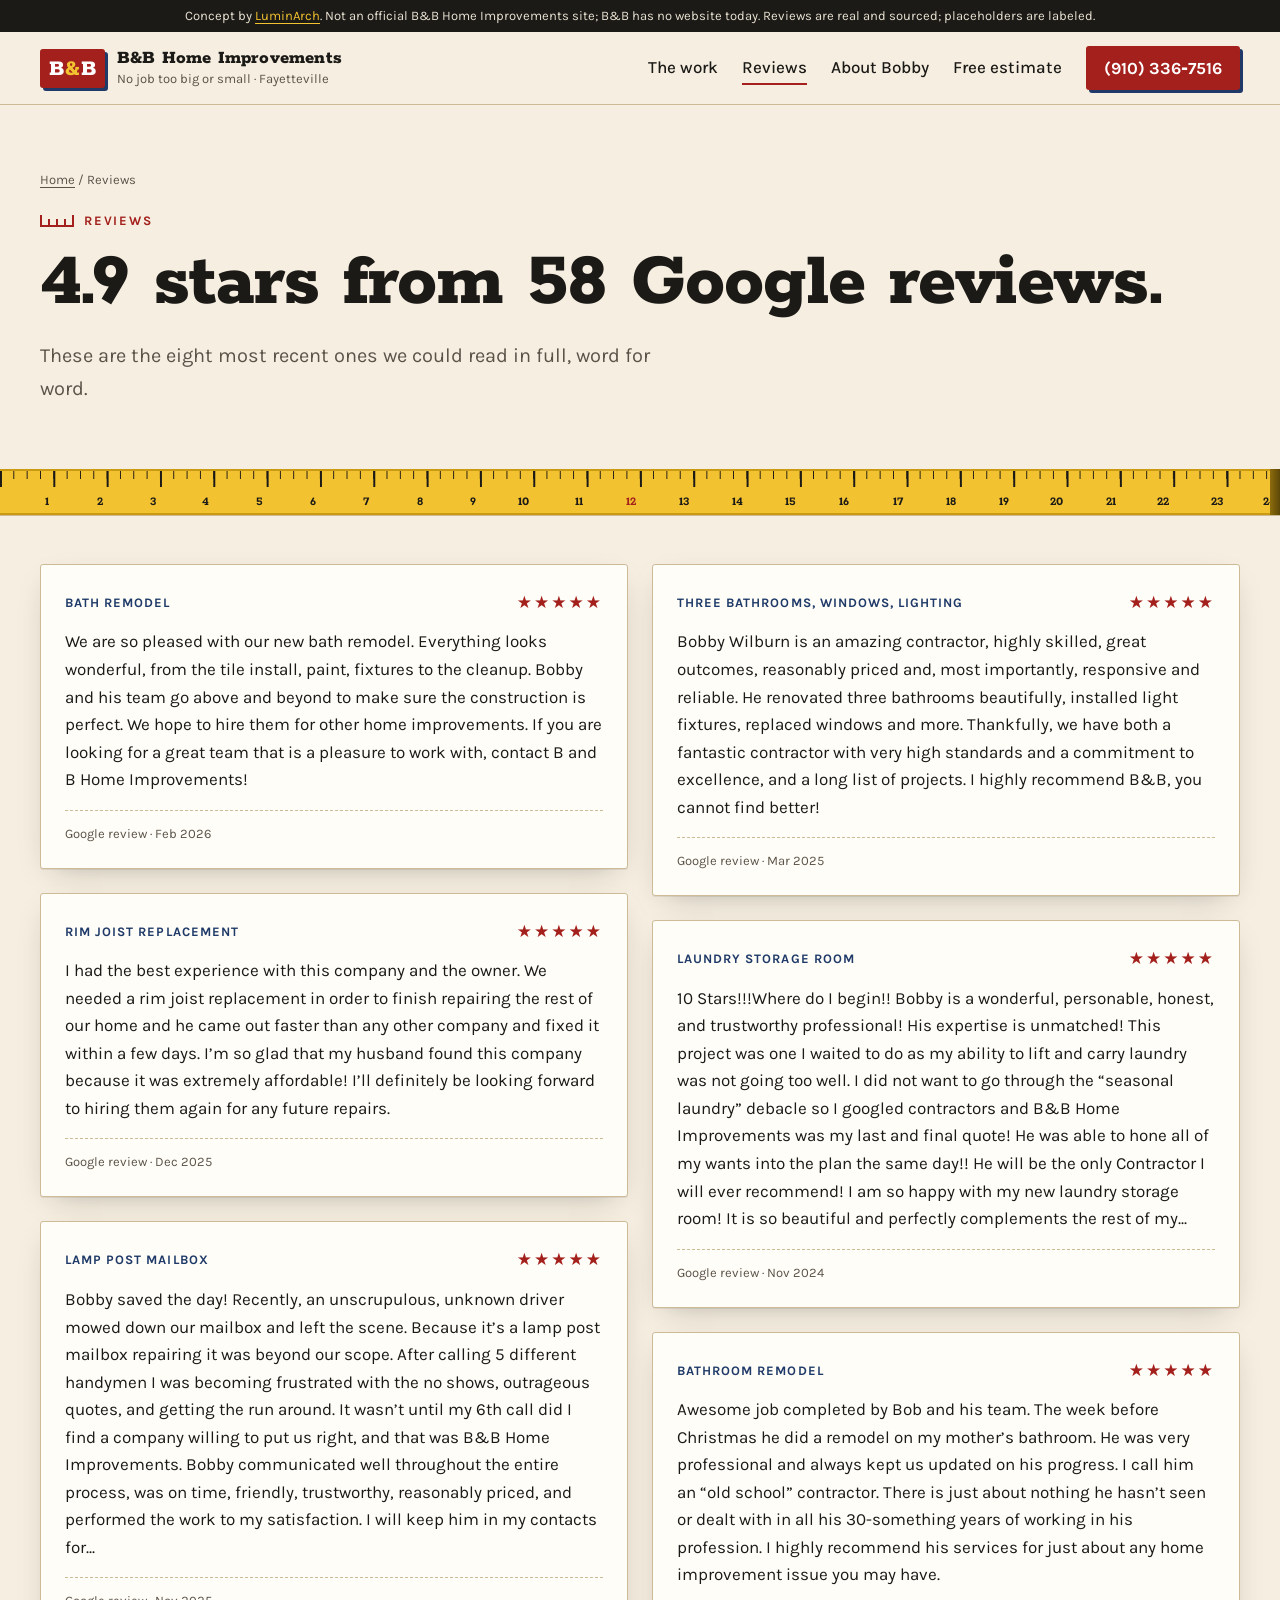
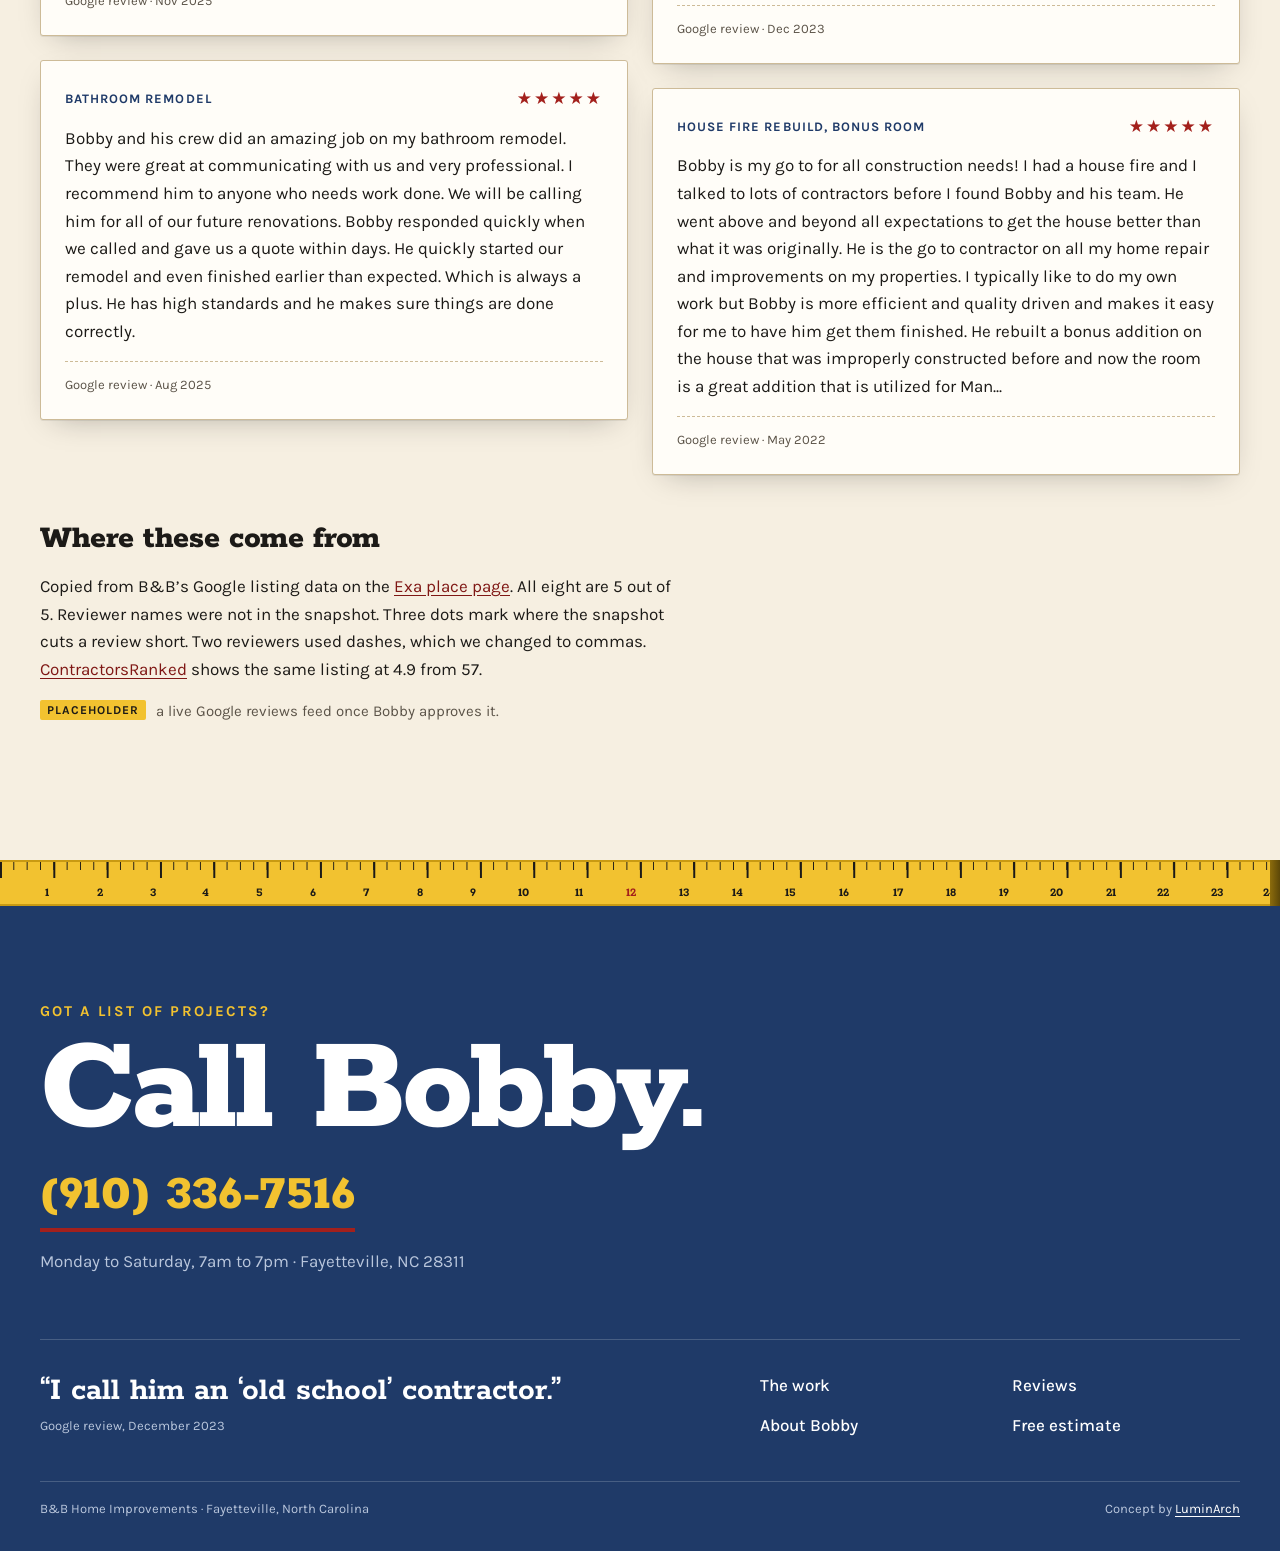
<file: reviews.html>
<!doctype html><html lang="en" class="no-js"><head><meta charset="utf-8"><meta name="viewport" content="width=device-width,initial-scale=1">
<title>B&B Home Improvements Reviews | 4.9 Stars, Fayetteville NC</title><meta name="description" content="Read eight Google reviews of Bobby Wilburn and B&B Home Improvements: bath and kitchen remodels, repairs and rebuilds in Fayetteville. Call (910) 336-7516."><link rel="canonical" href="https://bb-home-improvements-demo.vercel.app/reviews.html">
<meta property="og:type" content="website"><meta property="og:site_name" content="B&amp;B Home Improvements (concept)"><meta property="og:title" content="B&B Home Improvements Reviews | 4.9 Stars, Fayetteville NC"><meta property="og:description" content="Read eight Google reviews of Bobby Wilburn and B&B Home Improvements: bath and kitchen remodels, repairs and rebuilds in Fayetteville. Call (910) 336-7516."><meta property="og:url" content="https://bb-home-improvements-demo.vercel.app/reviews.html"><meta property="og:image" content="https://bb-home-improvements-demo.vercel.app/og.png">
<meta name="twitter:card" content="summary_large_image"><meta name="twitter:title" content="B&B Home Improvements Reviews | 4.9 Stars, Fayetteville NC"><meta name="twitter:description" content="Read eight Google reviews of Bobby Wilburn and B&B Home Improvements: bath and kitchen remodels, repairs and rebuilds in Fayetteville. Call (910) 336-7516."><meta name="twitter:image" content="https://bb-home-improvements-demo.vercel.app/og.png">
<meta name="robots" content="noindex, nofollow"><!-- concept demo, not for indexing -->
<meta name="theme-color" content="#f2e6cf">
<link rel="preconnect" href="https://fonts.googleapis.com"><link rel="preconnect" href="https://fonts.gstatic.com" crossorigin>
<link rel="preload" as="style" href="https://fonts.googleapis.com/css2?family=Karla:ital,wght@0,400;0,500;0,700;1,400&family=Rokkitt:wght@500;700;800&display=swap"><link rel="stylesheet" href="https://fonts.googleapis.com/css2?family=Karla:ital,wght@0,400;0,500;0,700;1,400&family=Rokkitt:wght@500;700;800&display=swap" media="print" onload="this.media='all'"><noscript><link rel="stylesheet" href="https://fonts.googleapis.com/css2?family=Karla:ital,wght@0,400;0,500;0,700;1,400&family=Rokkitt:wght@500;700;800&display=swap"></noscript>
<link rel="stylesheet" href="css/design-system.css"><link rel="stylesheet" href="css/components.css"><link rel="stylesheet" href="css/pages.css">
<link rel="icon" href="data:image/svg+xml,%3Csvg xmlns='http://www.w3.org/2000/svg' viewBox='0 0 32 32'%3E%3Crect width='32' height='32' rx='4' fill='%23a3201c'/%3E%3Ctext x='16' y='22' font-family='Georgia' font-weight='700' font-size='13' fill='%23fff' text-anchor='middle'%3EB%26amp;B%3C/text%3E%3C/svg%3E">
<script>document.documentElement.classList.replace('no-js','js-ready')</script><script type="application/ld+json">[{"@context": "https://schema.org", "@type": "GeneralContractor", "name": "B&B Home Improvements", "url": "https://bb-home-improvements-demo.vercel.app/", "telephone": "+1-910-336-7516", "founder": {"@type": "Person", "name": "Bobby Wilburn"}, "address": {"@type": "PostalAddress", "addressLocality": "Fayetteville", "addressRegion": "NC", "postalCode": "28311", "addressCountry": "US"}, "geo": {"@type": "GeoCoordinates", "latitude": 35.151489, "longitude": -78.864491}, "openingHours": "Mo-Sa 07:00-19:00", "areaServed": "Fayetteville, NC", "aggregateRating": {"@type": "AggregateRating", "ratingValue": "4.9", "reviewCount": "58"}}, {"@context": "https://schema.org", "@type": "BreadcrumbList", "itemListElement": [{"@type": "ListItem", "position": 1, "name": "Home", "item": "https://bb-home-improvements-demo.vercel.app/"}, {"@type": "ListItem", "position": 2, "name": "Reviews", "item": "https://bb-home-improvements-demo.vercel.app/reviews.html"}]}]</script></head><body>
<a class="skip" href="#main">Skip to content</a>
<div class="demo-bar">Concept by <a href="https://luminarch.pro">LuminArch</a>. Not an official B&amp;B Home Improvements site; B&amp;B has no website today. Reviews are real and sourced; placeholders are labeled.</div>
<header class="top"><div class="wrap nav"><a class="mark" href="index.html"><span class="mk-b" aria-hidden="true">B<i>&amp;</i>B</span><span><b>B&amp;B Home Improvements</b><small>No job too big or small &middot; Fayetteville</small></span></a>
<button class="menu-btn" aria-expanded="false" aria-controls="menu">Menu</button><ul id="menu"><li><a href="services.html">The work</a></li><li><a href="reviews.html" aria-current="page">Reviews</a></li><li><a href="about.html">About Bobby</a></li><li><a href="contact.html">Free estimate</a></li></ul><a class="btn btn--red btn--call" href="tel:+19103367516"><span class="cl-full">(910) 336&#8209;7516</span><span class="cl-short">Call Bobby</span></a></div></header><main id="main">
<section class="page-head"><div class="wrap"><p class="crumbs"><a href="index.html">Home</a> / Reviews</p><p class="kicker "><span class="tick" aria-hidden="true"></span>Reviews</p><h1>4.9 stars from 58 Google reviews.</h1>
<p class="lede">These are the eight most recent ones we could read in full, word for word.</p></div><div class="tape tape--head" aria-hidden="true"><div class="blade"><span class="in"><b>1</b></span><span class="in"><b>2</b></span><span class="in"><b>3</b></span><span class="in"><b>4</b></span><span class="in"><b>5</b></span><span class="in"><b>6</b></span><span class="in"><b>7</b></span><span class="in"><b>8</b></span><span class="in"><b>9</b></span><span class="in"><b>10</b></span><span class="in"><b>11</b></span><span class="in"><b>12</b></span><span class="in"><b>13</b></span><span class="in"><b>14</b></span><span class="in"><b>15</b></span><span class="in"><b>16</b></span><span class="in"><b>17</b></span><span class="in"><b>18</b></span><span class="in"><b>19</b></span><span class="in"><b>20</b></span><span class="in"><b>21</b></span><span class="in"><b>22</b></span><span class="in"><b>23</b></span><span class="in"><b>24</b></span></div></div></section>
<div class="wrap rv-wall"><figure class="rcard rv "><div class="rc-top"><span class="rc-job">Bath remodel</span><span class="stars" aria-label="5 out of 5">&#9733;&#9733;&#9733;&#9733;&#9733;</span></div><blockquote><p>We are so pleased with our new bath remodel. Everything looks wonderful, from the tile install, paint, fixtures to the cleanup. Bobby and his team go above and beyond to make sure the construction is perfect. We hope to hire them for other home improvements. If you are looking for a great team that is a pleasure to work with, contact B and B Home Improvements!</p></blockquote><figcaption>Google review &middot; <time datetime="2026-02-13">Feb 2026</time></figcaption></figure><figure class="rcard rv "><div class="rc-top"><span class="rc-job">Rim joist replacement</span><span class="stars" aria-label="5 out of 5">&#9733;&#9733;&#9733;&#9733;&#9733;</span></div><blockquote><p>I had the best experience with this company and the owner. We needed a rim joist replacement in order to finish repairing the rest of our home and he came out faster than any other company and fixed it within a few days. I&rsquo;m so glad that my husband found this company because it was extremely affordable! I&rsquo;ll definitely be looking forward to hiring them again for any future repairs.</p></blockquote><figcaption>Google review &middot; <time datetime="2025-12-24">Dec 2025</time></figcaption></figure><figure class="rcard rv "><div class="rc-top"><span class="rc-job">Lamp post mailbox</span><span class="stars" aria-label="5 out of 5">&#9733;&#9733;&#9733;&#9733;&#9733;</span></div><blockquote><p>Bobby saved the day! Recently, an unscrupulous, unknown driver mowed down our mailbox and left the scene. Because it&rsquo;s a lamp post mailbox repairing it was beyond our scope. After calling 5 different handymen I was becoming frustrated with the no shows, outrageous quotes, and getting the run around. It wasn&rsquo;t until my 6th call did I find a company willing to put us right, and that was B&amp;B Home Improvements. Bobby communicated well throughout the entire process, was on time, friendly, trustworthy, reasonably priced, and performed the work to my satisfaction. I will keep him in my contacts for...</p></blockquote><figcaption>Google review &middot; <time datetime="2025-11-23">Nov 2025</time></figcaption></figure><figure class="rcard rv "><div class="rc-top"><span class="rc-job">Bathroom remodel</span><span class="stars" aria-label="5 out of 5">&#9733;&#9733;&#9733;&#9733;&#9733;</span></div><blockquote><p>Bobby and his crew did an amazing job on my bathroom remodel. They were great at communicating with us and very professional. I recommend him to anyone who needs work done. We will be calling him for all of our future renovations. Bobby responded quickly when we called and gave us a quote within days. He quickly started our remodel and even finished earlier than expected. Which is always a plus. He has high standards and he makes sure things are done correctly.</p></blockquote><figcaption>Google review &middot; <time datetime="2025-08-22">Aug 2025</time></figcaption></figure><figure class="rcard rv "><div class="rc-top"><span class="rc-job">Three bathrooms, windows, lighting</span><span class="stars" aria-label="5 out of 5">&#9733;&#9733;&#9733;&#9733;&#9733;</span></div><blockquote><p>Bobby Wilburn is an amazing contractor, highly skilled, great outcomes, reasonably priced and, most importantly, responsive and reliable. He renovated three bathrooms beautifully, installed light fixtures, replaced windows and more. Thankfully, we have both a fantastic contractor with very high standards and a commitment to excellence, and a long list of projects. I highly recommend B&amp;B, you cannot find better!</p></blockquote><figcaption>Google review &middot; <time datetime="2025-03-14">Mar 2025</time></figcaption></figure><figure class="rcard rv "><div class="rc-top"><span class="rc-job">Laundry storage room</span><span class="stars" aria-label="5 out of 5">&#9733;&#9733;&#9733;&#9733;&#9733;</span></div><blockquote><p>10 Stars!!!Where do I begin!! Bobby is a wonderful, personable, honest, and trustworthy professional! His expertise is unmatched! This project was one I waited to do as my ability to lift and carry laundry was not going too well. I did not want to go through the &ldquo;seasonal laundry&rdquo; debacle so I googled contractors and B&amp;B Home Improvements was my last and final quote! He was able to hone all of my wants into the plan the same day!! He will be the only Contractor I will ever recommend! I am so happy with my new laundry storage room! It is so beautiful and perfectly complements the rest of my...</p></blockquote><figcaption>Google review &middot; <time datetime="2024-11-23">Nov 2024</time></figcaption></figure><figure class="rcard rv "><div class="rc-top"><span class="rc-job">Bathroom remodel</span><span class="stars" aria-label="5 out of 5">&#9733;&#9733;&#9733;&#9733;&#9733;</span></div><blockquote><p>Awesome job completed by Bob and his team. The week before Christmas he did a remodel on my mother&rsquo;s bathroom. He was very professional and always kept us updated on his progress. I call him an &ldquo;old school&rdquo; contractor. There is just about nothing he hasn&rsquo;t seen or dealt with in all his 30-something years of working in his profession. I highly recommend his services for just about any home improvement issue you may have.</p></blockquote><figcaption>Google review &middot; <time datetime="2023-12-30">Dec 2023</time></figcaption></figure><figure class="rcard rv "><div class="rc-top"><span class="rc-job">House fire rebuild, bonus room</span><span class="stars" aria-label="5 out of 5">&#9733;&#9733;&#9733;&#9733;&#9733;</span></div><blockquote><p>Bobby is my go to for all construction needs! I had a house fire and I talked to lots of contractors before I found Bobby and his team. He went above and beyond all expectations to get the house better than what it was originally. He is the go to contractor on all my home repair and improvements on my properties. I typically like to do my own work but Bobby is more efficient and quality driven and makes it easy for me to have him get them finished. He rebuilt a bonus addition on the house that was improperly constructed before and now the room is a great addition that is utilized for Man...</p></blockquote><figcaption>Google review &middot; <time datetime="2022-05-11">May 2022</time></figcaption></figure></div>
<section class="wrap sources rv"><h2>Where these come from</h2><p>Copied from B&amp;B&rsquo;s Google listing data on the <a href="https://exa.ai/library/place/ttt0sdt195x" rel="noopener">Exa place page</a>. All eight are 5 out of 5. Reviewer names were not in the snapshot. Three dots mark where the snapshot cuts a review short. Two reviewers used dashes, which we changed to commas. <a href="https://www.contractorsranked.com/contractor/Fayetteville-NC/b-b-home-improvements" rel="noopener">ContractorsRanked</a> shows the same listing at 4.9 from 57.</p>
<p class="note"><span class="ph">Placeholder</span> a live Google reviews feed once Bobby approves it.</p></section>
</main><footer class="site-foot"><div class="tape tape--foot" aria-hidden="true"><div class="blade"><span class="in"><b>1</b></span><span class="in"><b>2</b></span><span class="in"><b>3</b></span><span class="in"><b>4</b></span><span class="in"><b>5</b></span><span class="in"><b>6</b></span><span class="in"><b>7</b></span><span class="in"><b>8</b></span><span class="in"><b>9</b></span><span class="in"><b>10</b></span><span class="in"><b>11</b></span><span class="in"><b>12</b></span><span class="in"><b>13</b></span><span class="in"><b>14</b></span><span class="in"><b>15</b></span><span class="in"><b>16</b></span><span class="in"><b>17</b></span><span class="in"><b>18</b></span><span class="in"><b>19</b></span><span class="in"><b>20</b></span><span class="in"><b>21</b></span><span class="in"><b>22</b></span><span class="in"><b>23</b></span><span class="in"><b>24</b></span></div></div><div class="wrap">
<div class="sign">
 <p class="sign-k">Got a list of projects?</p>
 <p class="sign-h">Call Bobby.</p>
 <a class="sign-num" href="tel:+19103367516">(910) 336&#8209;7516</a>
 <p class="sign-sub">Monday to Saturday, 7am to 7pm &middot; Fayetteville, NC 28311</p>
</div>
<div class="foot-grid">
 <p class="foot-quote">&ldquo;I call him an &lsquo;old school&rsquo; contractor.&rdquo;<span>Google review, December 2023</span></p>
 <nav aria-label="Footer"><a href="services.html">The work</a><a href="reviews.html">Reviews</a><a href="about.html">About Bobby</a><a href="contact.html">Free estimate</a></nav>
</div>
<div class="foot-row"><span>B&amp;B Home Improvements &middot; Fayetteville, North Carolina</span><span>Concept by <a href="https://luminarch.pro">LuminArch</a></span></div></div></footer>
<script src="js/main.js"></script></body></html>
</file>
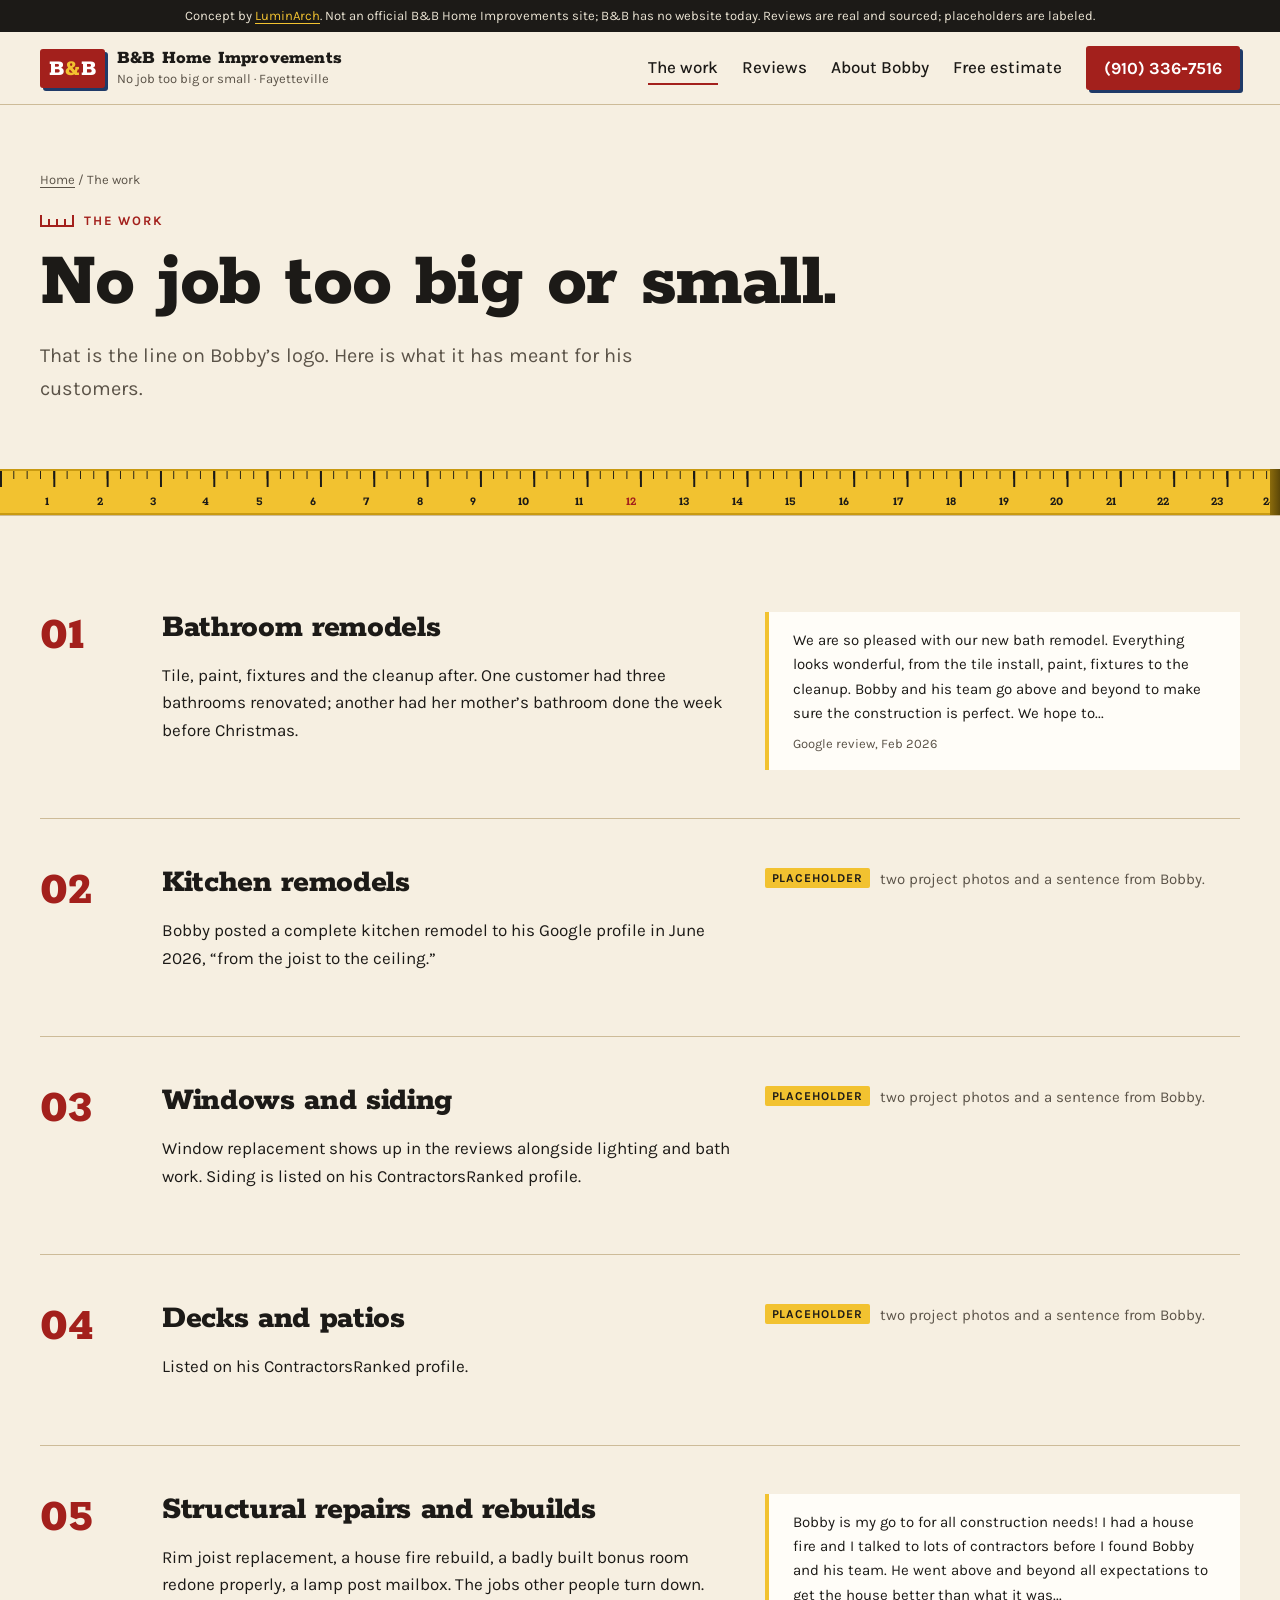
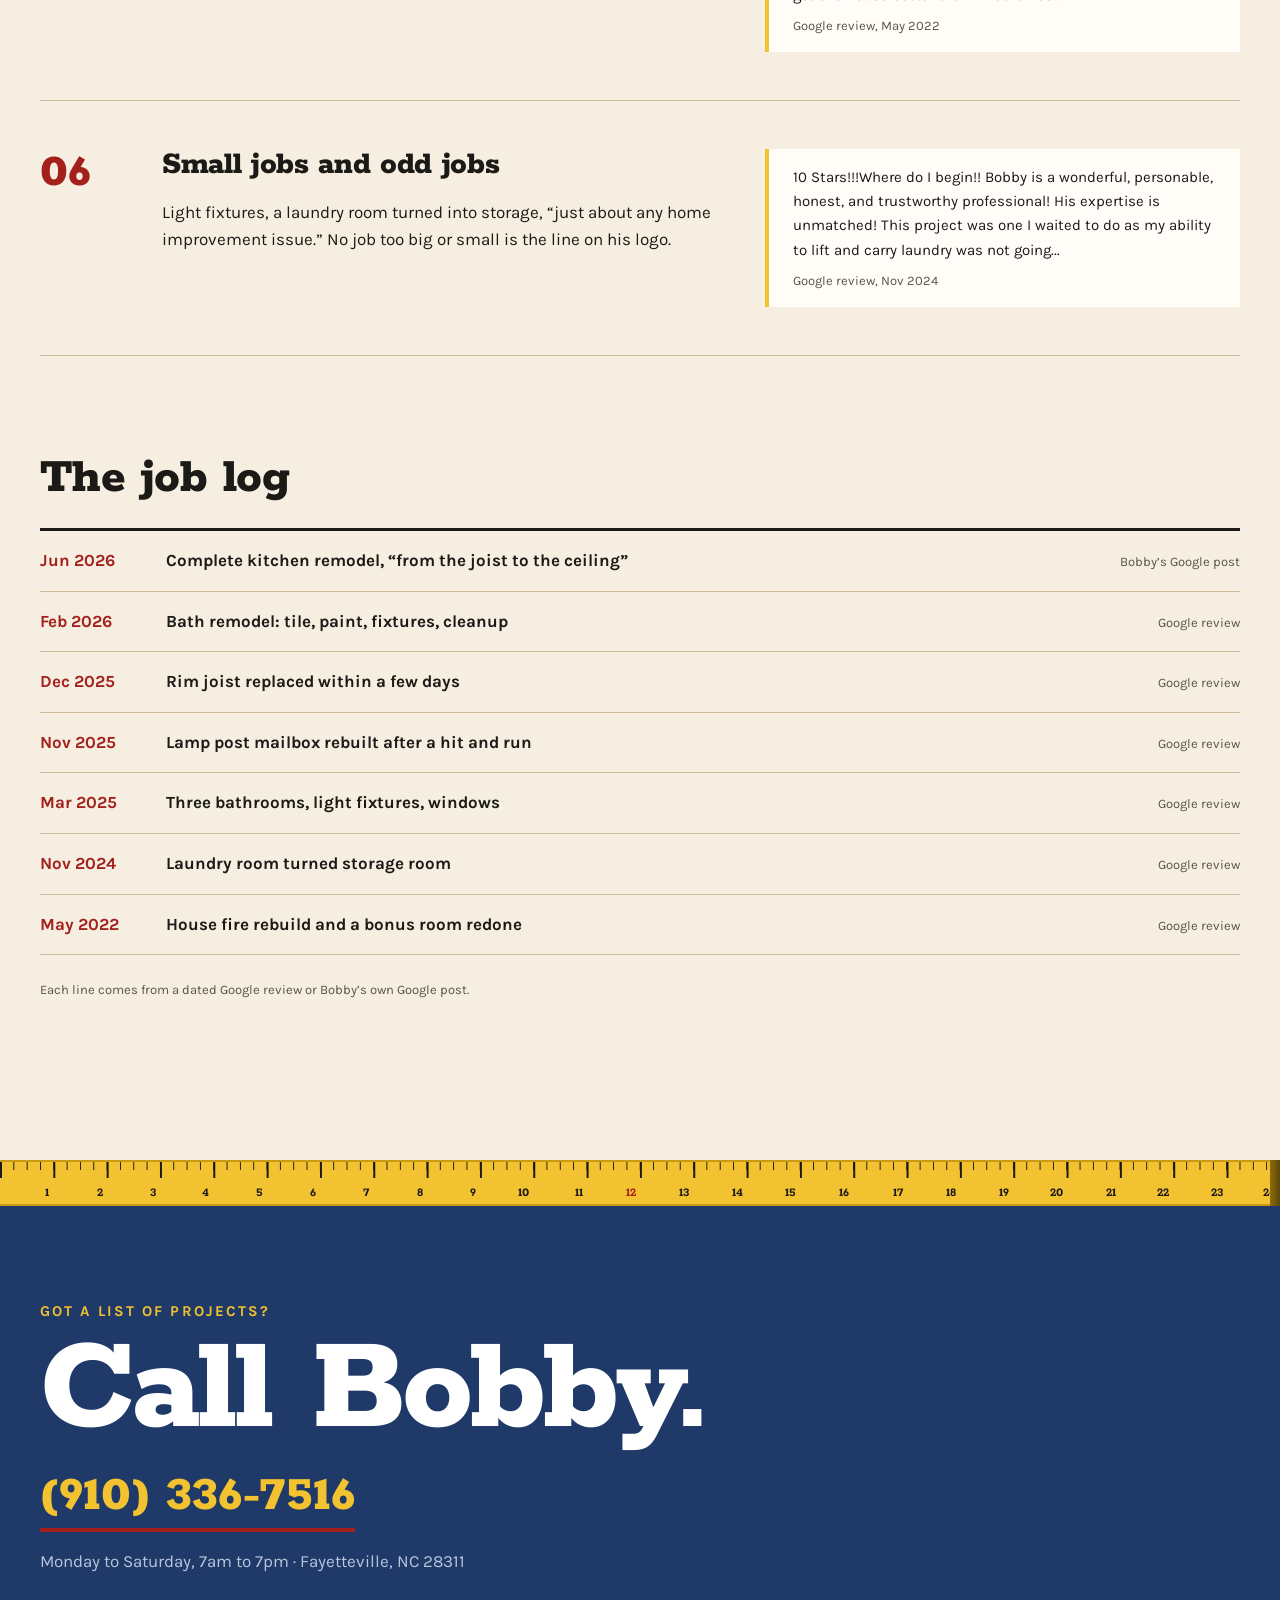
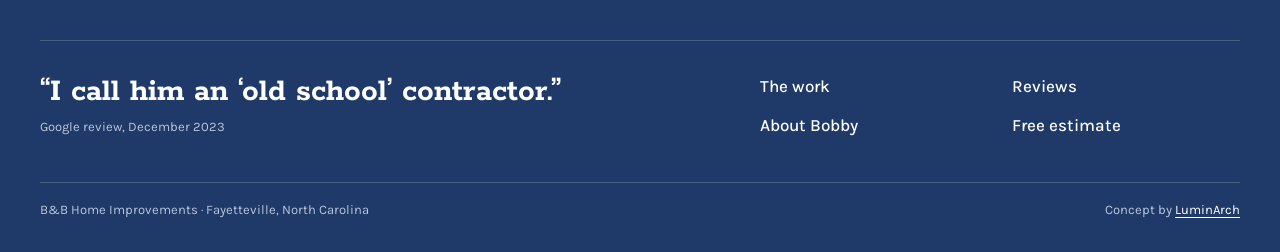
<file: services.html>
<!doctype html><html lang="en" class="no-js"><head><meta charset="utf-8"><meta name="viewport" content="width=device-width,initial-scale=1">
<title>Remodeling Services, Fayetteville NC | B&B Home Improvements</title><meta name="description" content="Bathroom and kitchen remodels, windows, siding, decks, structural repairs and odd jobs from Bobby Wilburn and B&B Home Improvements. Call (910) 336-7516."><link rel="canonical" href="https://bb-home-improvements-demo.vercel.app/services.html">
<meta property="og:type" content="website"><meta property="og:site_name" content="B&amp;B Home Improvements (concept)"><meta property="og:title" content="Remodeling Services, Fayetteville NC | B&B Home Improvements"><meta property="og:description" content="Bathroom and kitchen remodels, windows, siding, decks, structural repairs and odd jobs from Bobby Wilburn and B&B Home Improvements. Call (910) 336-7516."><meta property="og:url" content="https://bb-home-improvements-demo.vercel.app/services.html"><meta property="og:image" content="https://bb-home-improvements-demo.vercel.app/og.png">
<meta name="twitter:card" content="summary_large_image"><meta name="twitter:title" content="Remodeling Services, Fayetteville NC | B&B Home Improvements"><meta name="twitter:description" content="Bathroom and kitchen remodels, windows, siding, decks, structural repairs and odd jobs from Bobby Wilburn and B&B Home Improvements. Call (910) 336-7516."><meta name="twitter:image" content="https://bb-home-improvements-demo.vercel.app/og.png">
<meta name="robots" content="noindex, nofollow"><!-- concept demo, not for indexing -->
<meta name="theme-color" content="#f2e6cf">
<link rel="preconnect" href="https://fonts.googleapis.com"><link rel="preconnect" href="https://fonts.gstatic.com" crossorigin>
<link rel="preload" as="style" href="https://fonts.googleapis.com/css2?family=Karla:ital,wght@0,400;0,500;0,700;1,400&family=Rokkitt:wght@500;700;800&display=swap"><link rel="stylesheet" href="https://fonts.googleapis.com/css2?family=Karla:ital,wght@0,400;0,500;0,700;1,400&family=Rokkitt:wght@500;700;800&display=swap" media="print" onload="this.media='all'"><noscript><link rel="stylesheet" href="https://fonts.googleapis.com/css2?family=Karla:ital,wght@0,400;0,500;0,700;1,400&family=Rokkitt:wght@500;700;800&display=swap"></noscript>
<link rel="stylesheet" href="css/design-system.css"><link rel="stylesheet" href="css/components.css"><link rel="stylesheet" href="css/pages.css">
<link rel="icon" href="data:image/svg+xml,%3Csvg xmlns='http://www.w3.org/2000/svg' viewBox='0 0 32 32'%3E%3Crect width='32' height='32' rx='4' fill='%23a3201c'/%3E%3Ctext x='16' y='22' font-family='Georgia' font-weight='700' font-size='13' fill='%23fff' text-anchor='middle'%3EB%26amp;B%3C/text%3E%3C/svg%3E">
<script>document.documentElement.classList.replace('no-js','js-ready')</script><script type="application/ld+json">[{"@context": "https://schema.org", "@type": "GeneralContractor", "name": "B&B Home Improvements", "url": "https://bb-home-improvements-demo.vercel.app/", "telephone": "+1-910-336-7516", "founder": {"@type": "Person", "name": "Bobby Wilburn"}, "address": {"@type": "PostalAddress", "addressLocality": "Fayetteville", "addressRegion": "NC", "postalCode": "28311", "addressCountry": "US"}, "geo": {"@type": "GeoCoordinates", "latitude": 35.151489, "longitude": -78.864491}, "openingHours": "Mo-Sa 07:00-19:00", "areaServed": "Fayetteville, NC", "aggregateRating": {"@type": "AggregateRating", "ratingValue": "4.9", "reviewCount": "58"}}, {"@context": "https://schema.org", "@type": "BreadcrumbList", "itemListElement": [{"@type": "ListItem", "position": 1, "name": "Home", "item": "https://bb-home-improvements-demo.vercel.app/"}, {"@type": "ListItem", "position": 2, "name": "The work", "item": "https://bb-home-improvements-demo.vercel.app/services.html"}]}, {"@context": "https://schema.org", "@type": "Service", "name": "Bathroom remodels", "provider": {"@type": "GeneralContractor", "name": "B&B Home Improvements"}, "areaServed": "Fayetteville, NC"}, {"@context": "https://schema.org", "@type": "Service", "name": "Kitchen remodels", "provider": {"@type": "GeneralContractor", "name": "B&B Home Improvements"}, "areaServed": "Fayetteville, NC"}, {"@context": "https://schema.org", "@type": "Service", "name": "Windows and siding", "provider": {"@type": "GeneralContractor", "name": "B&B Home Improvements"}, "areaServed": "Fayetteville, NC"}, {"@context": "https://schema.org", "@type": "Service", "name": "Decks and patios", "provider": {"@type": "GeneralContractor", "name": "B&B Home Improvements"}, "areaServed": "Fayetteville, NC"}, {"@context": "https://schema.org", "@type": "Service", "name": "Structural repairs and rebuilds", "provider": {"@type": "GeneralContractor", "name": "B&B Home Improvements"}, "areaServed": "Fayetteville, NC"}, {"@context": "https://schema.org", "@type": "Service", "name": "Small jobs and odd jobs", "provider": {"@type": "GeneralContractor", "name": "B&B Home Improvements"}, "areaServed": "Fayetteville, NC"}]</script></head><body>
<a class="skip" href="#main">Skip to content</a>
<div class="demo-bar">Concept by <a href="https://luminarch.pro">LuminArch</a>. Not an official B&amp;B Home Improvements site; B&amp;B has no website today. Reviews are real and sourced; placeholders are labeled.</div>
<header class="top"><div class="wrap nav"><a class="mark" href="index.html"><span class="mk-b" aria-hidden="true">B<i>&amp;</i>B</span><span><b>B&amp;B Home Improvements</b><small>No job too big or small &middot; Fayetteville</small></span></a>
<button class="menu-btn" aria-expanded="false" aria-controls="menu">Menu</button><ul id="menu"><li><a href="services.html" aria-current="page">The work</a></li><li><a href="reviews.html">Reviews</a></li><li><a href="about.html">About Bobby</a></li><li><a href="contact.html">Free estimate</a></li></ul><a class="btn btn--red btn--call" href="tel:+19103367516"><span class="cl-full">(910) 336&#8209;7516</span><span class="cl-short">Call Bobby</span></a></div></header><main id="main">
<section class="page-head"><div class="wrap"><p class="crumbs"><a href="index.html">Home</a> / The work</p><p class="kicker "><span class="tick" aria-hidden="true"></span>The work</p><h1>No job too big or small.</h1>
<p class="lede">That is the line on Bobby&rsquo;s logo. Here is what it has meant for his customers.</p></div><div class="tape tape--head" aria-hidden="true"><div class="blade"><span class="in"><b>1</b></span><span class="in"><b>2</b></span><span class="in"><b>3</b></span><span class="in"><b>4</b></span><span class="in"><b>5</b></span><span class="in"><b>6</b></span><span class="in"><b>7</b></span><span class="in"><b>8</b></span><span class="in"><b>9</b></span><span class="in"><b>10</b></span><span class="in"><b>11</b></span><span class="in"><b>12</b></span><span class="in"><b>13</b></span><span class="in"><b>14</b></span><span class="in"><b>15</b></span><span class="in"><b>16</b></span><span class="in"><b>17</b></span><span class="in"><b>18</b></span><span class="in"><b>19</b></span><span class="in"><b>20</b></span><span class="in"><b>21</b></span><span class="in"><b>22</b></span><span class="in"><b>23</b></span><span class="in"><b>24</b></span></div></div></section>
<div class="wrap sv-list"><article id="baths" class="sv rv"><span class="sv-n">01</span><div class="sv-body"><h2>Bathroom remodels</h2><p>Tile, paint, fixtures and the cleanup after. One customer had three bathrooms renovated; another had her mother&rsquo;s bathroom done the week before Christmas.</p></div><blockquote class="sv-q"><p>We are so pleased with our new bath remodel. Everything looks wonderful, from the tile install, paint, fixtures to the cleanup. Bobby and his team go above and beyond to make sure the construction is perfect. We hope to...</p><footer>Google review, Feb 2026</footer></blockquote></article><article id="kitchens" class="sv rv"><span class="sv-n">02</span><div class="sv-body"><h2>Kitchen remodels</h2><p>Bobby posted a complete kitchen remodel to his Google profile in June 2026, &ldquo;from the joist to the ceiling.&rdquo;</p></div><p class="note"><span class="ph">Placeholder</span> two project photos and a sentence from Bobby.</p></article><article id="windows" class="sv rv"><span class="sv-n">03</span><div class="sv-body"><h2>Windows and siding</h2><p>Window replacement shows up in the reviews alongside lighting and bath work. Siding is listed on his ContractorsRanked profile.</p></div><p class="note"><span class="ph">Placeholder</span> two project photos and a sentence from Bobby.</p></article><article id="decks" class="sv rv"><span class="sv-n">04</span><div class="sv-body"><h2>Decks and patios</h2><p>Listed on his ContractorsRanked profile.</p></div><p class="note"><span class="ph">Placeholder</span> two project photos and a sentence from Bobby.</p></article><article id="repairs" class="sv rv"><span class="sv-n">05</span><div class="sv-body"><h2>Structural repairs and rebuilds</h2><p>Rim joist replacement, a house fire rebuild, a badly built bonus room redone properly, a lamp post mailbox. The jobs other people turn down.</p></div><blockquote class="sv-q"><p>Bobby is my go to for all construction needs! I had a house fire and I talked to lots of contractors before I found Bobby and his team. He went above and beyond all expectations to get the house better than what it was...</p><footer>Google review, May 2022</footer></blockquote></article><article id="small" class="sv rv"><span class="sv-n">06</span><div class="sv-body"><h2>Small jobs and odd jobs</h2><p>Light fixtures, a laundry room turned into storage, &ldquo;just about any home improvement issue.&rdquo; No job too big or small is the line on his logo.</p></div><blockquote class="sv-q"><p>10 Stars!!!Where do I begin!! Bobby is a wonderful, personable, honest, and trustworthy professional! His expertise is unmatched! This project was one I waited to do as my ability to lift and carry laundry was not going...</p><footer>Google review, Nov 2024</footer></blockquote></article></div>
<section class="wrap jobs rv" aria-labelledby="jb-h"><h2 id="jb-h">The job log</h2><ol class="job-log"><li><time>Jun 2026</time><b>Complete kitchen remodel, &ldquo;from the joist to the ceiling&rdquo;</b><span>Bobby&rsquo;s Google post</span></li><li><time>Feb 2026</time><b>Bath remodel: tile, paint, fixtures, cleanup</b><span>Google review</span></li><li><time>Dec 2025</time><b>Rim joist replaced within a few days</b><span>Google review</span></li><li><time>Nov 2025</time><b>Lamp post mailbox rebuilt after a hit and run</b><span>Google review</span></li><li><time>Mar 2025</time><b>Three bathrooms, light fixtures, windows</b><span>Google review</span></li><li><time>Nov 2024</time><b>Laundry room turned storage room</b><span>Google review</span></li><li><time>May 2022</time><b>House fire rebuild and a bonus room redone</b><span>Google review</span></li></ol>
<p class="fine">Each line comes from a dated Google review or Bobby&rsquo;s own Google post.</p></section>
</main><footer class="site-foot"><div class="tape tape--foot" aria-hidden="true"><div class="blade"><span class="in"><b>1</b></span><span class="in"><b>2</b></span><span class="in"><b>3</b></span><span class="in"><b>4</b></span><span class="in"><b>5</b></span><span class="in"><b>6</b></span><span class="in"><b>7</b></span><span class="in"><b>8</b></span><span class="in"><b>9</b></span><span class="in"><b>10</b></span><span class="in"><b>11</b></span><span class="in"><b>12</b></span><span class="in"><b>13</b></span><span class="in"><b>14</b></span><span class="in"><b>15</b></span><span class="in"><b>16</b></span><span class="in"><b>17</b></span><span class="in"><b>18</b></span><span class="in"><b>19</b></span><span class="in"><b>20</b></span><span class="in"><b>21</b></span><span class="in"><b>22</b></span><span class="in"><b>23</b></span><span class="in"><b>24</b></span></div></div><div class="wrap">
<div class="sign">
 <p class="sign-k">Got a list of projects?</p>
 <p class="sign-h">Call Bobby.</p>
 <a class="sign-num" href="tel:+19103367516">(910) 336&#8209;7516</a>
 <p class="sign-sub">Monday to Saturday, 7am to 7pm &middot; Fayetteville, NC 28311</p>
</div>
<div class="foot-grid">
 <p class="foot-quote">&ldquo;I call him an &lsquo;old school&rsquo; contractor.&rdquo;<span>Google review, December 2023</span></p>
 <nav aria-label="Footer"><a href="services.html">The work</a><a href="reviews.html">Reviews</a><a href="about.html">About Bobby</a><a href="contact.html">Free estimate</a></nav>
</div>
<div class="foot-row"><span>B&amp;B Home Improvements &middot; Fayetteville, North Carolina</span><span>Concept by <a href="https://luminarch.pro">LuminArch</a></span></div></div></footer>
<script src="js/main.js"></script></body></html>
</file>
<file: css/design-system.css>
/* B&B Home Improvements concept. Design tokens. Archetype: craftsman's job log. Signature: the tape measure. */
:root{
 --paper:#f6efe1; --ply:#ead9b8; --ply-d:#d9c193; --red:#a3201c; --red-d:#7f1714; --denim:#1f3a68; --denim-d:#152a4d;
 --ink:#1c1a17; --mute:#5b5348; --tape:#f2c230; --line:#cdbb98; --white:#fffdf8;
 --f-d:'Rokkitt',Rockwell,'Roboto Slab',Georgia,serif; --f-b:'Karla',system-ui,-apple-system,'Segoe UI',sans-serif;
 --s1:4px;--s2:8px;--s3:12px;--s4:16px;--s5:24px;--s6:32px;--s7:48px;--s8:64px;--s9:96px;--s10:128px;
 --t-xs:.8125rem;--t-s:.9375rem;--t-b:1.0625rem;--t-l:1.25rem;--t-xl:clamp(1.6rem,2.6vw,2.1rem);--t-2xl:clamp(2.1rem,4vw,3.2rem);--t-3xl:clamp(2.7rem,6.2vw,5.4rem);
 --r:3px; --sh:0 1px 0 rgba(28,26,23,.08),0 10px 30px -14px rgba(28,26,23,.35);
 --ease:cubic-bezier(.2,.7,.1,1);
}
*,*::before,*::after{box-sizing:border-box}
html{-webkit-text-size-adjust:100%;scroll-behavior:smooth}
body{margin:0;background:var(--paper);color:var(--ink);font:400 var(--t-b)/1.62 var(--f-b);text-rendering:optimizeLegibility}
h1,h2,h3{font-family:var(--f-d);font-weight:800;line-height:1.02;letter-spacing:-.01em;margin:0 0 var(--s4);text-wrap:balance}
h1{font-size:var(--t-3xl)} h2{font-size:var(--t-2xl)} h3{font-size:var(--t-xl)}
p{margin:0 0 var(--s4);max-width:64ch}
a{color:var(--red-d);text-underline-offset:3px}
a:hover{color:var(--red)}
img{max-width:100%;display:block;height:auto}
:focus-visible{outline:3px solid var(--denim);outline-offset:3px}
.wrap{width:min(1200px,100% - 48px);margin-inline:auto}
.skip{position:absolute;left:-999px;top:8px;background:var(--ink);color:#fff;padding:8px 12px;z-index:99}
.skip:focus{left:8px}
.lede{font-size:var(--t-l);color:var(--mute);max-width:52ch}
.fine{font-size:var(--t-xs);color:var(--mute)}
@media (max-width:640px){.wrap{width:calc(100% - 36px)}body{font-size:1rem}}
</file>
<file: css/components.css>
/* components */
.demo-bar{background:var(--ink);color:#e9e2d2;font-size:var(--t-xs);text-align:center;padding:7px 16px;line-height:1.4}
.demo-bar a{color:var(--tape)}
.top{background:var(--paper);border-bottom:1px solid var(--line);position:sticky;top:0;z-index:20}
.nav{display:flex;align-items:center;gap:var(--s5);min-height:72px}
.mark{display:flex;align-items:center;gap:var(--s3);text-decoration:none;color:var(--ink);margin-right:auto}
.mk-b{font:800 1.45rem/1 var(--f-d);color:#fff;background:var(--red);padding:9px 9px 7px;border-radius:var(--r);box-shadow:3px 3px 0 var(--denim)}
.mk-b i{font-style:normal;color:var(--tape);margin:0 1px}
.mark b{display:block;font:800 1.2rem/1.05 var(--f-d);letter-spacing:.01em}
.mark small{display:block;font-size:var(--t-xs);color:var(--mute)}
#menu{display:flex;gap:var(--s5);list-style:none;margin:0;padding:0}
#menu a{color:var(--ink);text-decoration:none;font-weight:500;padding:6px 0;border-bottom:2px solid transparent}
#menu a:hover,#menu a[aria-current]{border-color:var(--red)}
.menu-btn{display:none;font:700 var(--t-s) var(--f-b);background:none;border:1.5px solid var(--ink);border-radius:var(--r);padding:8px 14px;color:var(--ink);cursor:pointer}
.cl-short{display:none}
.btn{display:inline-flex;align-items:center;justify-content:center;gap:8px;min-height:48px;padding:12px 22px;font:700 var(--t-b)/1.1 var(--f-b);text-decoration:none;border-radius:var(--r);border:2px solid transparent;cursor:pointer;transition:transform .2s var(--ease),background .2s,box-shadow .2s}
.btn--red{background:var(--red);color:#fff;box-shadow:4px 4px 0 var(--denim)}
.btn--red:hover{background:var(--red-d);color:#fff;transform:translate(-1px,-1px);box-shadow:5px 5px 0 var(--denim)}
.btn--line{border-color:var(--ink);color:var(--ink);background:transparent}
.btn--line:hover{background:var(--ink);color:var(--paper)}
.btn--call{min-height:44px;padding:10px 16px;box-shadow:3px 3px 0 var(--denim)}
.kicker{display:flex;align-items:center;gap:10px;font:700 var(--t-xs)/1 var(--f-b);letter-spacing:.14em;text-transform:uppercase;color:var(--red);margin:0 0 var(--s4)}
.tick{width:34px;height:12px;flex:none;background:linear-gradient(90deg,currentColor 2px,transparent 2px) 0 100%/8px 6px repeat-x,linear-gradient(90deg,currentColor 2px,transparent 2px) 0 100%/32px 12px repeat-x;border-bottom:2px solid currentColor}
.stars{color:var(--red);letter-spacing:2px}
.ph{display:inline-block;background:var(--tape);color:var(--ink);font:700 .72rem/1 var(--f-b);letter-spacing:.08em;text-transform:uppercase;padding:4px 7px;border-radius:2px;margin-right:6px;vertical-align:2px}
.note{font-size:var(--t-s);color:var(--mute)}
/* signature: tape measure blade */
.tape{position:relative;height:46px;overflow:hidden}
.blade{display:flex;height:100%;width:100%;background:var(--tape);border-top:2px solid #c99a12;border-bottom:2px solid #c99a12;transform-origin:left center;
 background-image:repeating-linear-gradient(90deg,var(--ink) 0 1.5px,transparent 1.5px 100%),repeating-linear-gradient(90deg,var(--ink) 0 1px,transparent 1px 100%);
 background-size:calc(100%/24) 16px,calc(100%/96) 8px;background-repeat:repeat-x;background-position:0 0,0 0}
.blade .in{flex:1;position:relative}
.blade .in b{position:absolute;right:4px;bottom:4px;font:700 .8rem/1 var(--f-d);color:var(--ink)}
.blade .in:nth-child(12) b{color:var(--red)}
.tape::after{content:"";position:absolute;right:0;top:0;bottom:0;width:10px;background:linear-gradient(90deg,#8c6c0c,#5c4708)}
.js-ready .tape .blade{transform:scaleX(.04);transition:transform 1.3s var(--ease)}
.js-ready .tape.out .blade{transform:none}
@media (max-width:640px){.blade .in:nth-child(odd) b{display:none}.blade{background-size:calc(100%/24) 12px,calc(100%/48) 6px}.tape{height:36px}}
/* review card */
.rcard{margin:0;background:var(--white);border:1px solid var(--line);border-radius:var(--r);padding:var(--s5);box-shadow:var(--sh);display:flex;flex-direction:column}
.rc-top{display:flex;justify-content:space-between;align-items:center;gap:var(--s3);margin-bottom:var(--s3)}
.rc-job{font:700 var(--t-xs)/1.2 var(--f-b);text-transform:uppercase;letter-spacing:.08em;color:var(--denim)}
.rcard blockquote{margin:0 0 var(--s4);flex:1}
.rcard blockquote p{margin:0}
.rcard figcaption{font-size:var(--t-xs);color:var(--mute);border-top:1px dashed var(--line);padding-top:var(--s3)}
/* footer */
.site-foot{background:var(--denim);color:#e8edf6;margin-top:var(--s9)}
.site-foot a{color:#fff}
.sign{padding:var(--s9) 0 var(--s7);text-align:left}
.sign-k{font:700 var(--t-s) var(--f-b);text-transform:uppercase;letter-spacing:.14em;color:var(--tape);margin-bottom:var(--s2)}
.sign-h{font:800 clamp(3.5rem,11vw,9rem)/.9 var(--f-d);color:#fff;margin:0 0 var(--s4);letter-spacing:-.02em}
.sign-num{display:inline-block;font:800 clamp(1.8rem,4.5vw,3.2rem)/1 var(--f-d);color:var(--tape)!important;text-decoration:none;border-bottom:4px solid var(--red);padding-bottom:6px}
.sign-sub{margin-top:var(--s4);color:#b9c6dc}
.foot-grid{display:grid;grid-template-columns:1.4fr 1fr;gap:var(--s7);border-top:1px solid rgba(255,255,255,.18);padding:var(--s6) 0}
.foot-quote{font:700 var(--t-xl)/1.15 var(--f-d);color:#fff;max-width:28ch}
.foot-quote span{display:block;font:400 var(--t-xs) var(--f-b);color:#b9c6dc;margin-top:var(--s2)}
.foot-grid nav{display:grid;grid-template-columns:1fr 1fr;gap:var(--s3) var(--s5);align-content:start}
.foot-grid nav a{text-decoration:none;font-weight:500}
.foot-grid nav a:hover{color:var(--tape)}
.foot-row{display:flex;justify-content:space-between;flex-wrap:wrap;gap:var(--s3);font-size:var(--t-xs);color:#b9c6dc;border-top:1px solid rgba(255,255,255,.18);padding:var(--s4) 0 var(--s6)}
.rv{opacity:1}
.js-ready .rv{opacity:0;transform:translateY(18px);transition:opacity .7s var(--ease),transform .7s var(--ease)}
.js-ready .rv.in{opacity:1;transform:none}
@media (max-width:980px){
 .menu-btn{display:block;order:3}
 #menu{display:none;position:absolute;left:0;right:0;top:100%;background:var(--paper);flex-direction:column;gap:0;padding:var(--s3) 24px var(--s5);border-bottom:1px solid var(--line)}
 #menu.open{display:flex} #menu a{display:block;padding:12px 0}
 .foot-grid{grid-template-columns:1fr}
}
@media (max-width:640px){.mark small{display:none}.mark b{font-size:1.02rem}.cl-full{display:none}.cl-short{display:inline}.nav{gap:var(--s3);min-height:64px}.mk-b{font-size:1.15rem}}
@media (prefers-reduced-motion:reduce){*{transition:none!important;animation:none!important}.js-ready .rv{opacity:1;transform:none}.js-ready .tape .blade{transform:none}html{scroll-behavior:auto}}

/* device QA: 44px tap targets, and keep the header inside a 320px screen */
.mark{min-height:44px}
.menu-btn{min-height:44px}
.sign-num{min-height:44px}
@media (max-width:400px){
 .nav{gap:var(--s2)}
 .mark{gap:var(--s2)}
 .mk-b{font-size:1rem;padding:8px 7px 6px}
 .menu-btn{padding:8px 11px}
 .btn--call{padding:9px 10px}
}
@media (max-width:360px){.mk-b{display:none}}
/* device QA: placeholder tags readable on phones */
.ph{font-size:.75rem}
</file>
<file: css/pages.css>
/* pages */
.hero{padding:var(--s8) 0 0;background:linear-gradient(var(--paper),var(--paper)) ,var(--paper);position:relative}
.hero-grid{display:grid;grid-template-columns:1.25fr .9fr;gap:var(--s8);align-items:start;padding-bottom:var(--s8)}
.hero h1{font-size:clamp(2.6rem,5.6vw,5rem);max-width:13ch}
.hero h1 em{font-style:normal;color:var(--red);display:block;font-size:.74em;margin-top:.15em;max-width:18ch}
.hero .lede{margin-bottom:var(--s6)}
.cta{display:flex;flex-wrap:wrap;gap:var(--s4);margin-bottom:var(--s6)}
.score{display:flex;align-items:center;gap:var(--s4)}
.score-n{font:800 3.6rem/1 var(--f-d);color:var(--denim)}
.score-t{font-size:var(--t-s);line-height:1.4;color:var(--mute)}
.score-t .stars{display:block;font-size:1.05rem}
.clip{background:var(--white);border:1px solid var(--line);border-top:10px solid var(--denim);border-radius:var(--r);padding:var(--s5) var(--s5) var(--s4);box-shadow:var(--sh);transform:rotate(1.2deg);position:relative;
 background-image:repeating-linear-gradient(transparent 0 35px,#e6dcc7 35px 36px);background-position:0 54px}
.clip::before{content:"";position:absolute;top:-22px;left:50%;width:96px;height:30px;margin-left:-48px;background:linear-gradient(#9aa3ad,#69727c);border-radius:6px 6px 3px 3px;box-shadow:0 2px 0 rgba(0,0,0,.2)}
.clip-h{font:800 1.35rem/1 var(--f-d);color:var(--denim);margin:var(--s2) 0 var(--s4)}
.clip-list{list-style:none;margin:0;padding:0}
.clip-list li{display:grid;grid-template-columns:72px 1fr;gap:0 var(--s3);padding:var(--s3) 0;border-bottom:1px dashed var(--line)}
.clip-list time{grid-row:span 2;font:700 var(--t-xs)/1.5 var(--f-b);color:var(--red);text-transform:uppercase;letter-spacing:.04em}
.clip-list b{font-weight:700;line-height:1.3}
.clip-list span{font-size:var(--t-xs);color:var(--mute)}
.clip-more{display:inline-block;margin-top:var(--s4);font-weight:700;text-decoration:none}
.sixth{display:grid;grid-template-columns:auto 1fr;gap:var(--s8);align-items:center;padding:var(--s10) 0 var(--s9)}
.sx-num{font:800 clamp(9rem,22vw,19rem)/.8 var(--f-d);color:transparent;-webkit-text-stroke:3px var(--red);letter-spacing:-.04em}
.sx-num sup{font-size:.32em;vertical-align:top;-webkit-text-stroke:0;color:var(--red);margin-left:.04em;position:relative;top:.25em}
.sx-copy h2{font-size:clamp(1.8rem,3.4vw,2.8rem);max-width:22ch}
.rooms{background:var(--ink);color:#efe7d6;padding:var(--s9) 0}
.rooms .kicker{color:var(--tape)}
.rooms-head h2{color:#fff}
.rooms-grid{display:grid;grid-template-columns:repeat(6,1fr);grid-auto-rows:minmax(180px,auto);gap:var(--s4);margin:var(--s6) 0 var(--s5)}
.room{display:flex;flex-direction:column;justify-content:flex-end;padding:var(--s5);border-radius:var(--r);text-decoration:none;color:#fff;position:relative;overflow:hidden;transition:transform .25s var(--ease)}
.room:hover{transform:translateY(-3px);color:#fff}
.room::after{content:"\2192";position:absolute;top:var(--s4);right:var(--s5);font:800 1.6rem/1 var(--f-d);opacity:.7}
.room-k{font:700 var(--t-xs)/1 var(--f-b);text-transform:uppercase;letter-spacing:.14em;margin-bottom:var(--s3);opacity:.85}
.room b{font:800 var(--t-xl)/1.05 var(--f-d)}
.room-s{font-size:var(--t-s);margin-top:var(--s3);opacity:.9;max-width:40ch}
.room--bath{grid-column:span 4;grid-row:span 2;background:var(--red)}
.room--bath b{font-size:clamp(2rem,4vw,3.3rem);max-width:14ch}
.room--kitchen{grid-column:span 2;grid-row:span 2;background:var(--denim)}
.room--windows{grid-column:span 2;background:var(--ply);color:var(--ink)}
.room--decks{grid-column:span 2;background:var(--tape);color:var(--ink)}
.room--fix{grid-column:span 2;background:#2f2c27;border:1px solid #4a453d}
.room--windows:hover,.room--decks:hover{color:var(--ink)}
.rooms .note{color:#b8af9d}
.voices{padding:var(--s9) 0}
.voices-grid{display:grid;grid-template-columns:1.3fr 1fr 1fr;gap:var(--s5);margin:var(--s6) 0}
.rcard--lead{background:var(--denim);color:#fff;border-color:var(--denim)}
.rcard--lead blockquote p{font:700 1.45rem/1.25 var(--f-d)}
.rcard--lead .rc-job{color:var(--tape)} .rcard--lead .stars{color:var(--tape)} .rcard--lead figcaption{color:#c5d0e3;border-color:rgba(255,255,255,.3)}
.ledger{padding:var(--s8) 0 0}
.ledger-list{list-style:none;counter-reset:s;margin:var(--s6) 0 var(--s4);padding:0;display:grid;grid-template-columns:repeat(5,1fr);border-top:3px solid var(--ink)}
.ledger-list li{counter-increment:s;padding:var(--s5) var(--s4) var(--s4) 0;border-right:1px solid var(--line);padding-left:var(--s4)}
.ledger-list li:first-child{padding-left:0}.ledger-list li:last-child{border-right:0}
.ledger-list li::before{content:counter(s,decimal-leading-zero);display:block;font:800 2.4rem/1 var(--f-d);color:var(--red);margin-bottom:var(--s3)}
.ledger-list b{display:block;font:800 1.3rem/1.1 var(--f-d);margin-bottom:var(--s2)}
.ledger-list span{font-size:var(--t-s);color:var(--mute);font-style:italic}
/* inner pages */
.page-head{padding:var(--s8) 0 0;border-bottom:1px solid var(--line)}
.page-head .wrap{padding-bottom:var(--s7)}
.page-head--red{background:var(--red);color:#fff;border:0}
.page-head--red .kicker,.page-head--red .crumbs a,.page-head--red .crumbs{color:#ffd9d4}
.page-head--red .lede{color:#ffe7e3}
.crumbs{font-size:var(--t-xs);color:var(--mute);margin-bottom:var(--s5)}
.crumbs a{color:var(--mute)}
.sv-list{padding:var(--s7) 0}
.sv{display:grid;grid-template-columns:90px 1.2fr 1fr;gap:var(--s6);padding:var(--s7) 0;border-bottom:1px solid var(--line);align-items:start}
.sv-n{font:800 3rem/1 var(--f-d);color:var(--red)}
.sv h2{font-size:var(--t-xl)}
.sv-q{margin:0;padding:var(--s4) var(--s5);background:var(--white);border-left:4px solid var(--tape);font-size:var(--t-s)}
.sv-q p{margin-bottom:var(--s2)} .sv-q footer{font-size:var(--t-xs);color:var(--mute)}
.jobs{padding:var(--s7) 0}
.job-log{list-style:none;margin:var(--s5) 0;padding:0;border-top:3px solid var(--ink)}
.job-log li{display:grid;grid-template-columns:110px 1fr auto;gap:var(--s4);padding:var(--s4) 0;border-bottom:1px solid var(--line);align-items:baseline}
.job-log time{font-weight:700;color:var(--red)} .job-log b{font-weight:700} .job-log span{font-size:var(--t-xs);color:var(--mute)}
.rv-wall{columns:2 360px;column-gap:var(--s5);padding:var(--s7) 0}
.rv-wall .rcard{break-inside:avoid;margin-bottom:var(--s5)}
.sources{padding-bottom:var(--s5)} .sources h2{font-size:var(--t-xl)}
.ab-head{display:grid;grid-template-columns:1.2fr 1fr;gap:var(--s7);align-items:end}
.ab-ph{aspect-ratio:4/3;border:2px dashed rgba(255,255,255,.55);border-radius:var(--r);display:flex;align-items:center;justify-content:center;text-align:center;padding:var(--s5);color:#ffe7e3;font-size:var(--t-s)}
.ab{display:grid;grid-template-columns:1.4fr 1fr;gap:var(--s8);padding:var(--s8) 0}
.ab-facts dl{margin:0;border-top:3px solid var(--ink)}
.ab-facts dl div{display:grid;grid-template-columns:110px 1fr;gap:var(--s3);padding:var(--s3) 0;border-bottom:1px solid var(--line)}
.ab-facts dt{font-weight:700;color:var(--mute);font-size:var(--t-s)} .ab-facts dd{margin:0}
.ab h2{font-size:var(--t-xl)}
.q-grid{display:grid;grid-template-columns:1.5fr 1fr;gap:var(--s8);padding:var(--s8) 0}
fieldset{border:0;padding:0;margin:0 0 var(--s5)} legend{font:800 1.3rem var(--f-d);margin-bottom:var(--s3)}
.chips-in{display:flex;flex-wrap:wrap;gap:var(--s2)}
.chips-in label{display:flex;align-items:center;gap:8px;border:1.5px solid var(--line);background:var(--white);border-radius:999px;padding:9px 14px;cursor:pointer;font-weight:500}
.chips-in label:has(input:checked){border-color:var(--red);background:#fbe9e6}
.two{display:grid;grid-template-columns:1fr 1fr;gap:var(--s4)}
.field{margin-bottom:var(--s4)} .field label{display:block;font-weight:700;margin-bottom:6px;font-size:var(--t-s)}
.field input,.field textarea{width:100%;font:inherit;padding:12px 14px;border:1.5px solid var(--line);border-radius:var(--r);background:var(--white);color:var(--ink)}
.field input:focus,.field textarea:focus{border-color:var(--denim);outline:2px solid var(--denim);outline-offset:0}
.card{background:var(--denim);color:#fff;padding:var(--s6);border-radius:var(--r);box-shadow:6px 6px 0 var(--tape)}
.card .kicker{color:var(--tape)} .card .phone{font:800 2.2rem/1 var(--f-d);color:#fff;text-decoration:none;display:block;margin-bottom:var(--s4)} .card .fine{color:#c5d0e3}
.nf{padding:var(--s10) 0}
@media (max-width:980px){
 .hero-grid,.ab-head,.ab,.q-grid{grid-template-columns:1fr;gap:var(--s7)}
 .clip{transform:none;max-width:560px}
 .sixth{grid-template-columns:1fr;gap:var(--s4);padding:var(--s8) 0}
 .rooms-grid{grid-template-columns:1fr 1fr}
 .room--bath{grid-column:span 2;grid-row:auto;min-height:260px} .room--kitchen{grid-column:span 2;grid-row:auto} .room--windows,.room--decks,.room--fix{grid-column:span 1}
 .room--fix{grid-column:span 2}
 .voices-grid{grid-template-columns:1fr}
 .ledger-list{grid-template-columns:1fr;border-top:0}
 .ledger-list li{border-right:0;border-top:1px solid var(--line);padding:var(--s4) 0;display:grid;grid-template-columns:64px 1fr;column-gap:var(--s3)}
 .ledger-list li::before{grid-row:span 2;margin:0}
 .sv{grid-template-columns:1fr;gap:var(--s3)}
 .job-log li{grid-template-columns:90px 1fr}.job-log span{grid-column:2}
}
@media (max-width:640px){
 .hero{padding-top:var(--s6)} .hero-grid{padding-bottom:var(--s7)}
 .hero h1{font-size:2.55rem}
 .cta .btn{width:100%}
 .sx-num{font-size:8rem}
 .two{grid-template-columns:1fr}
 .rooms-grid{grid-template-columns:1fr}.room--windows,.room--decks,.room--fix{grid-column:span 1}.room--bath,.room--kitchen{grid-column:span 1}
}
.btn--call{white-space:nowrap}
.rcard--lead blockquote p{font-size:1.25rem}
@media (max-width:640px){.btn--call{padding:9px 12px;font-size:.9rem}.mark b{max-width:9ch;line-height:1.05}.rcard--lead blockquote p{font-size:1.1rem}}
/* device QA: the big phone link on contact is a 44px tap target */
.card .phone{display:flex;width:fit-content;align-items:center;min-height:44px}
</file>
